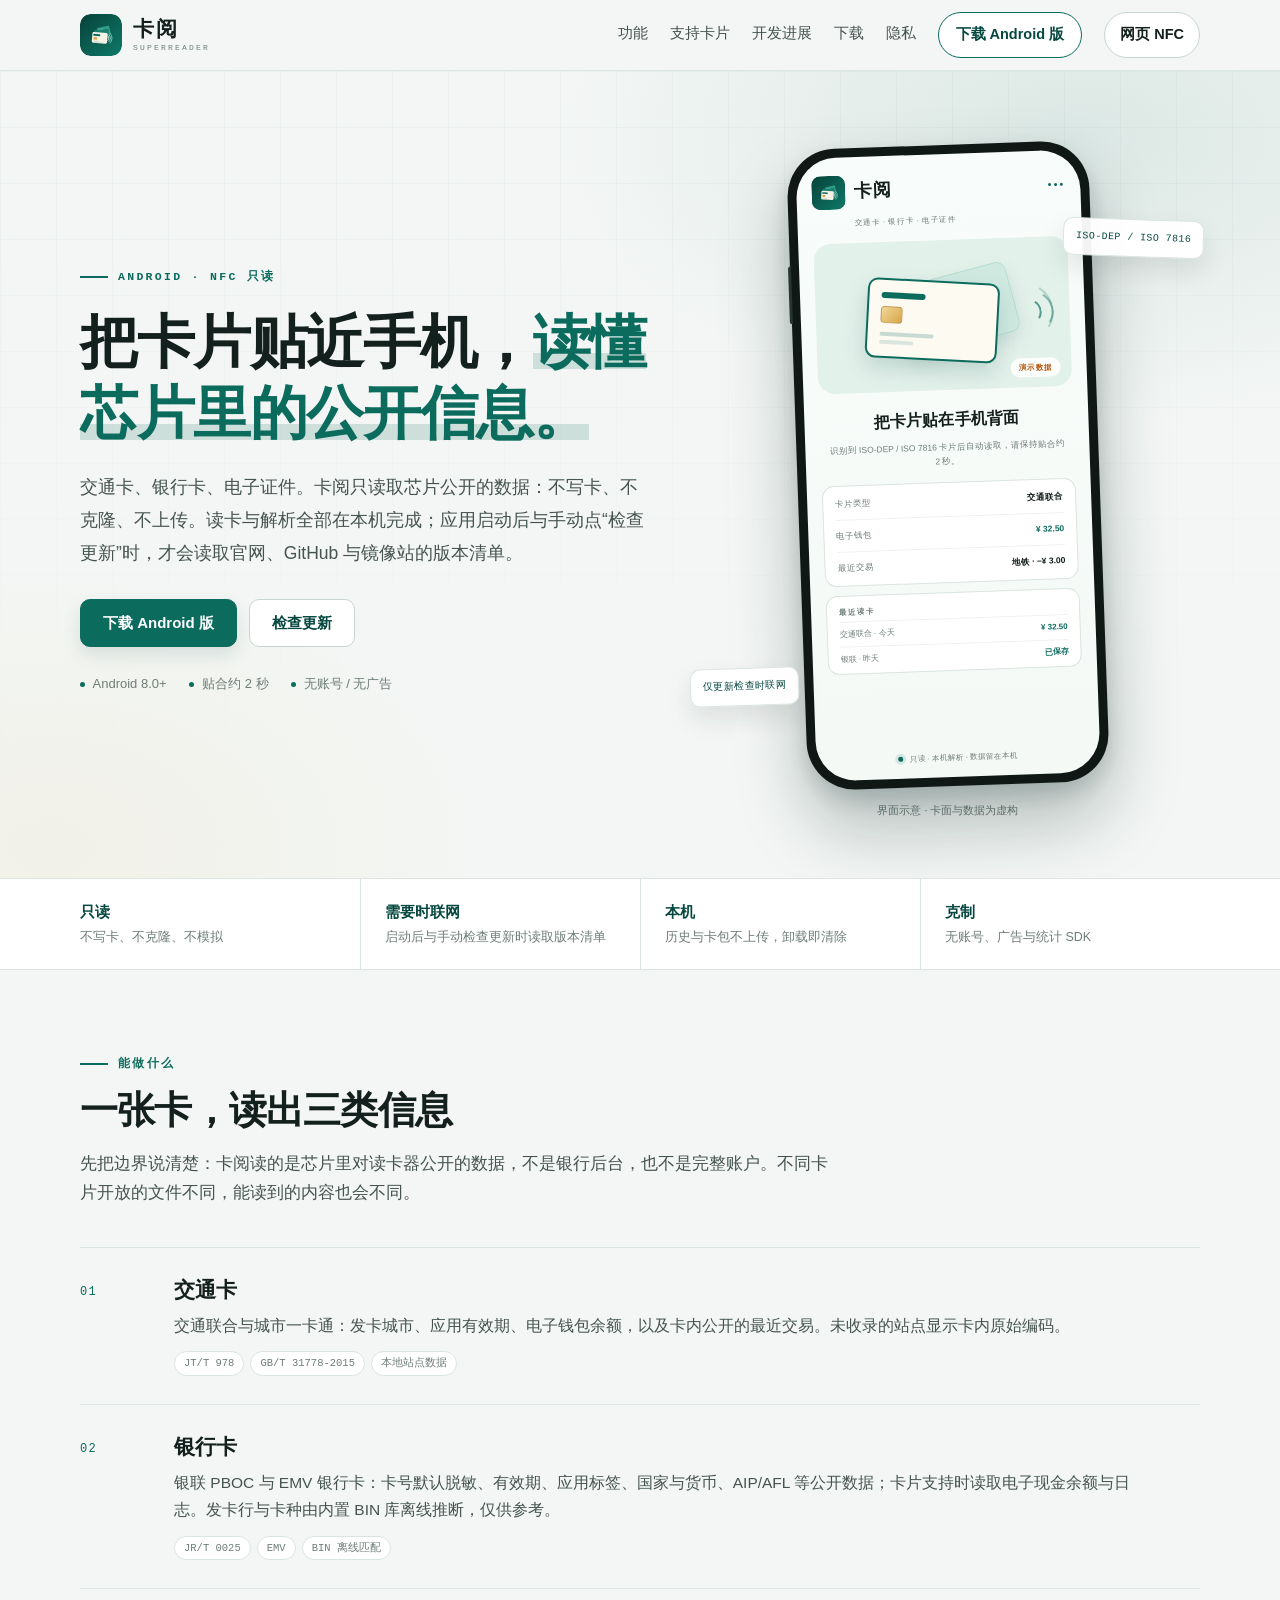
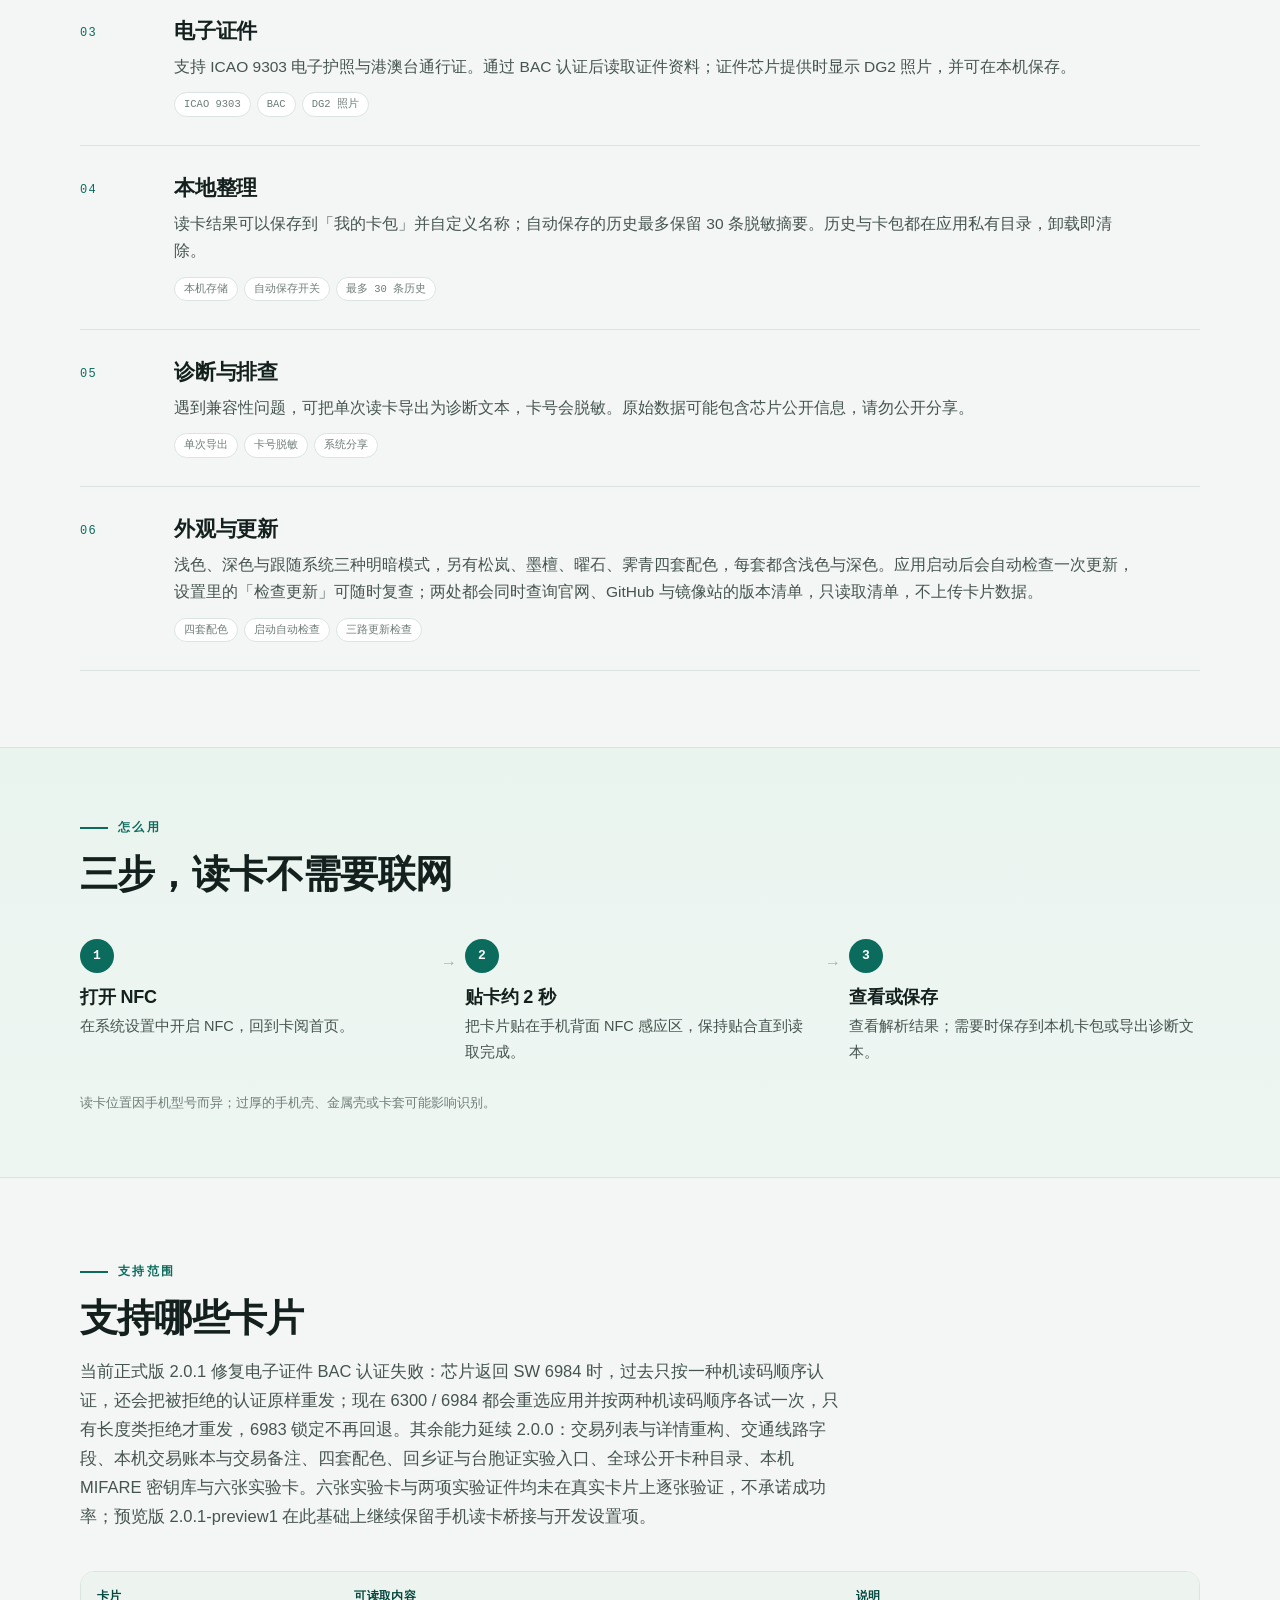
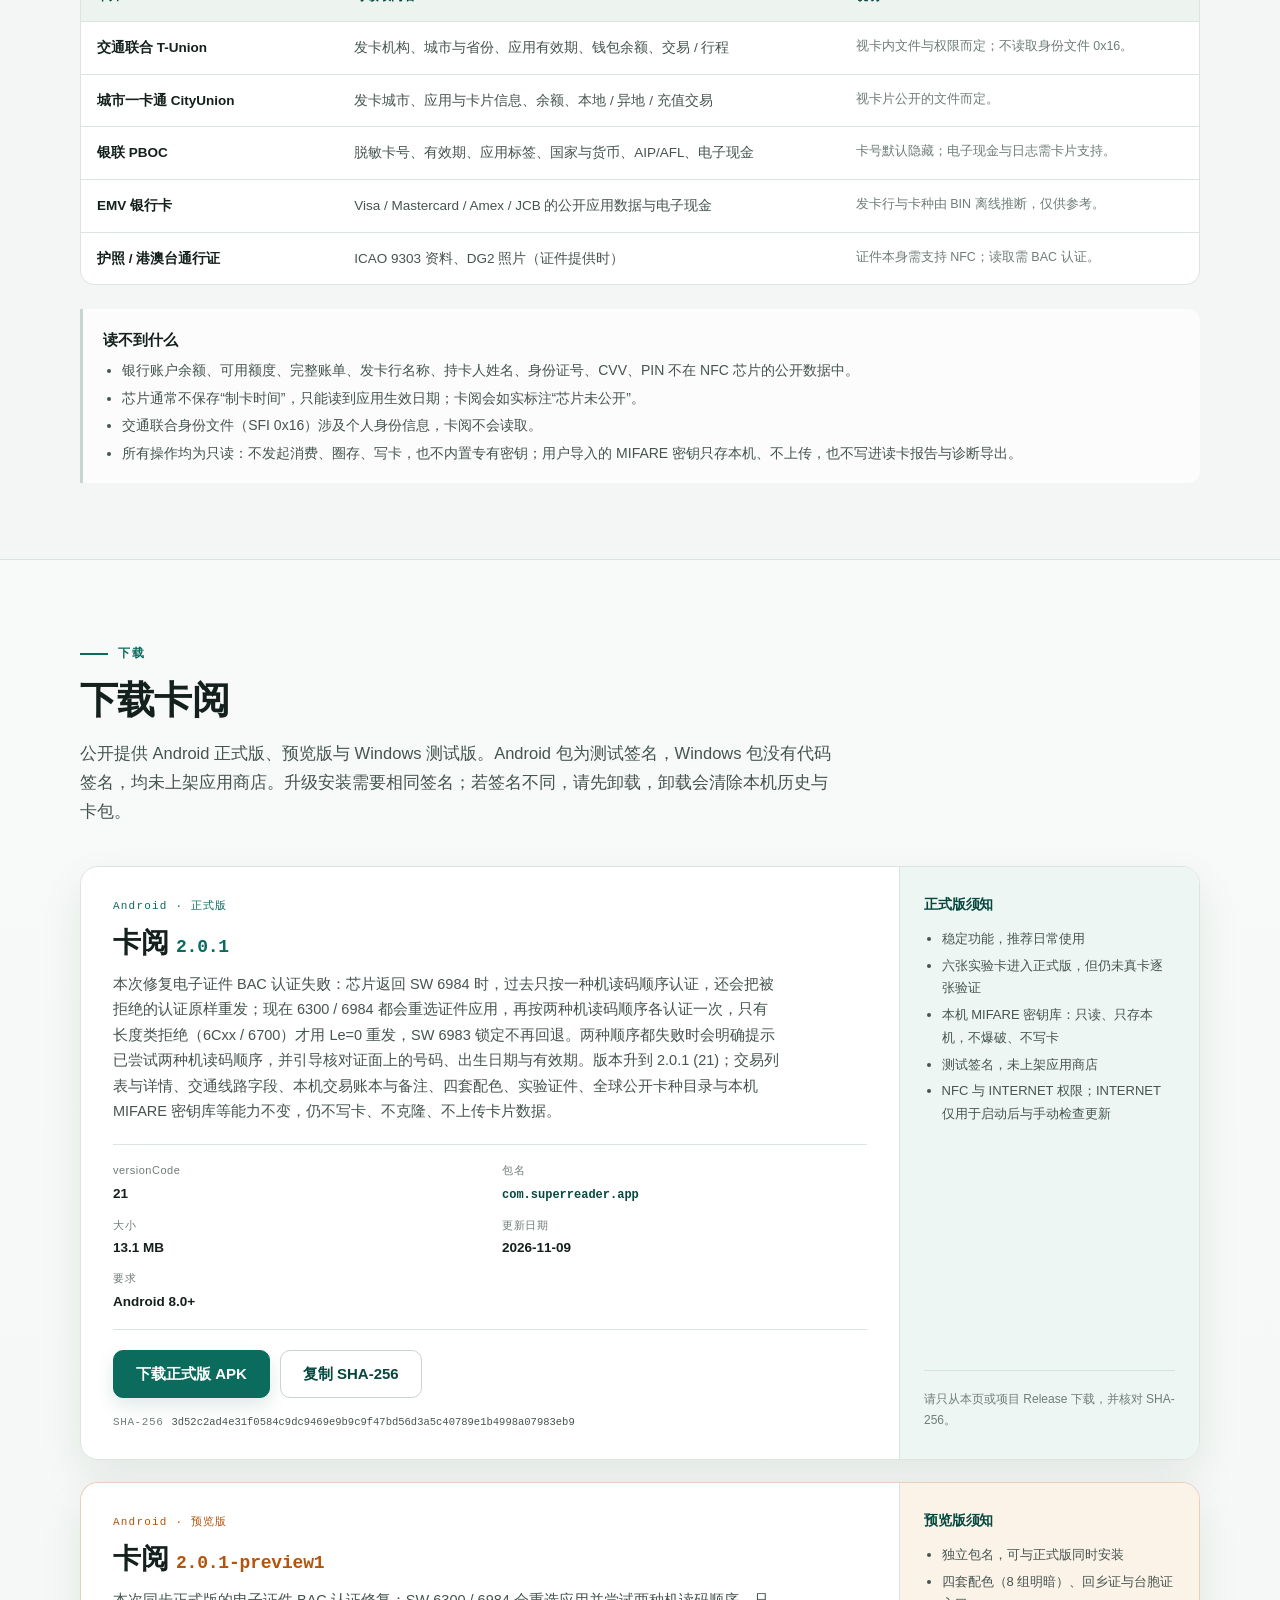
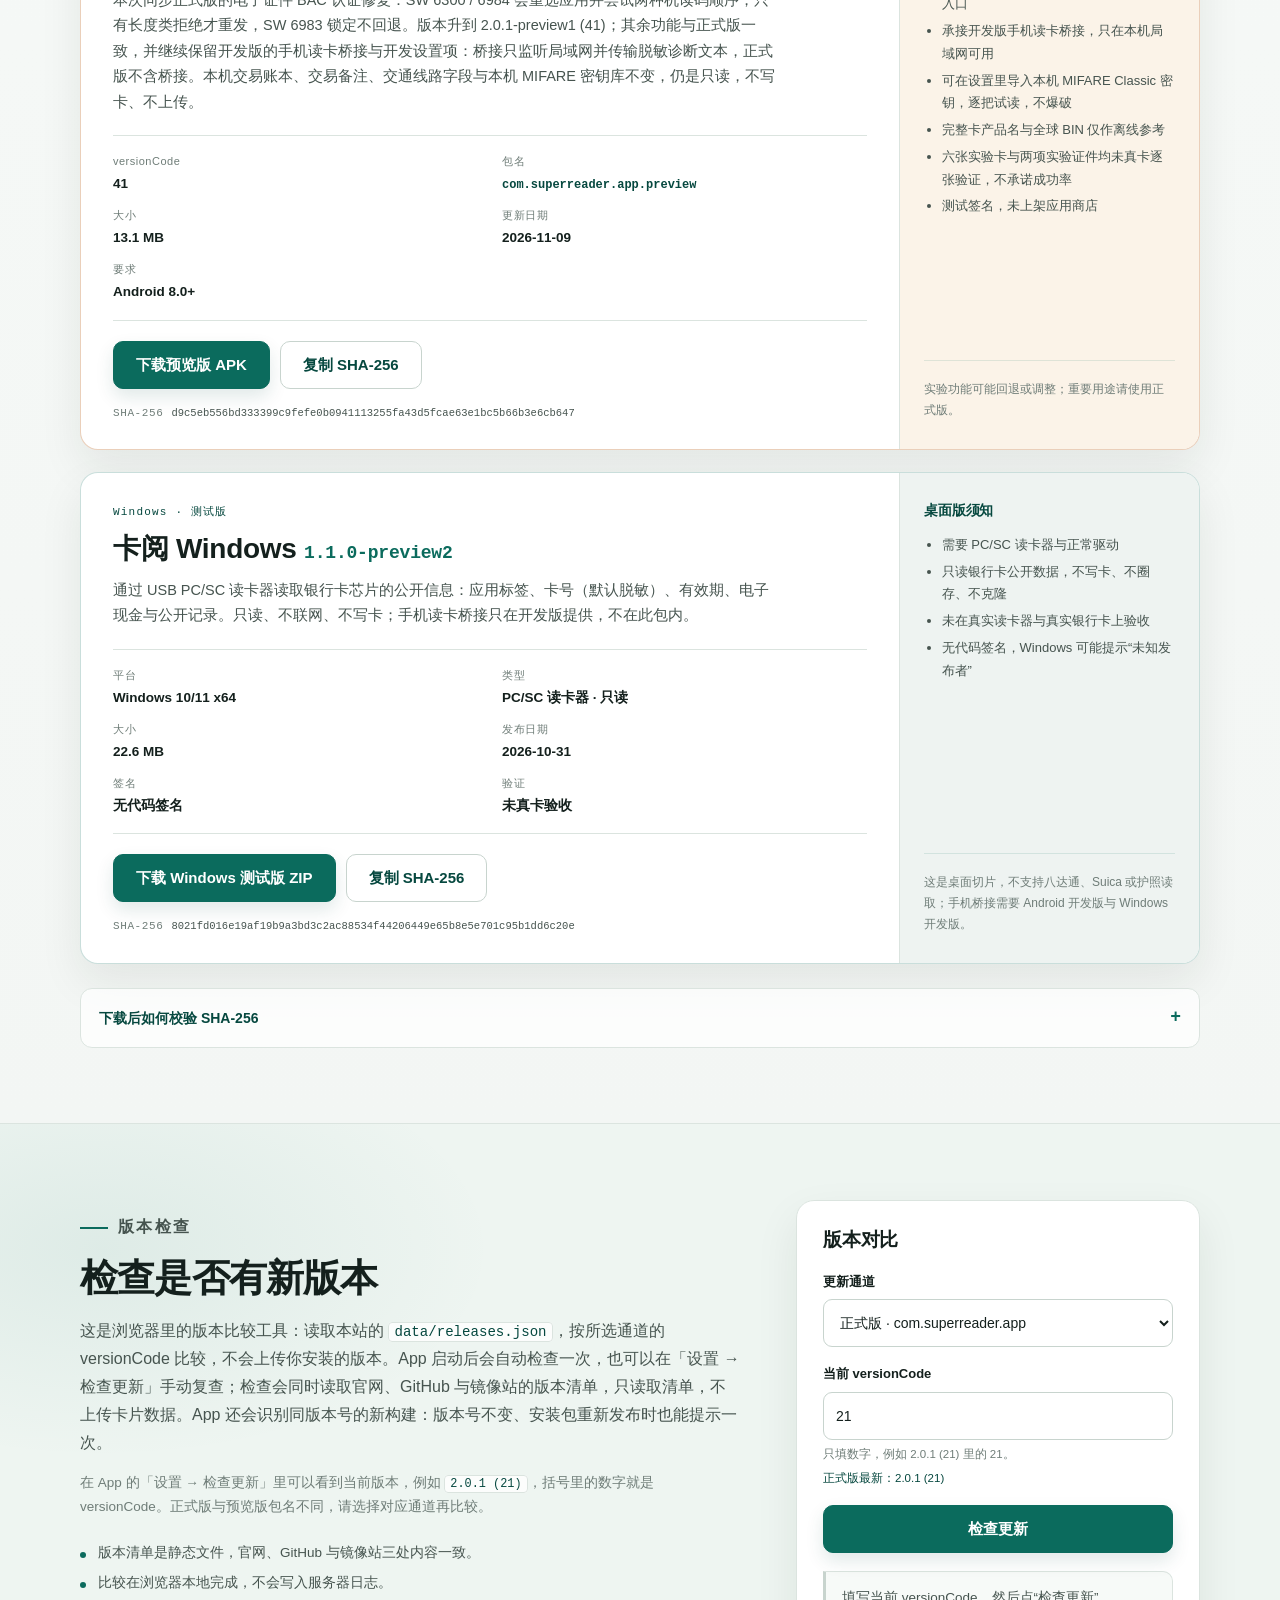
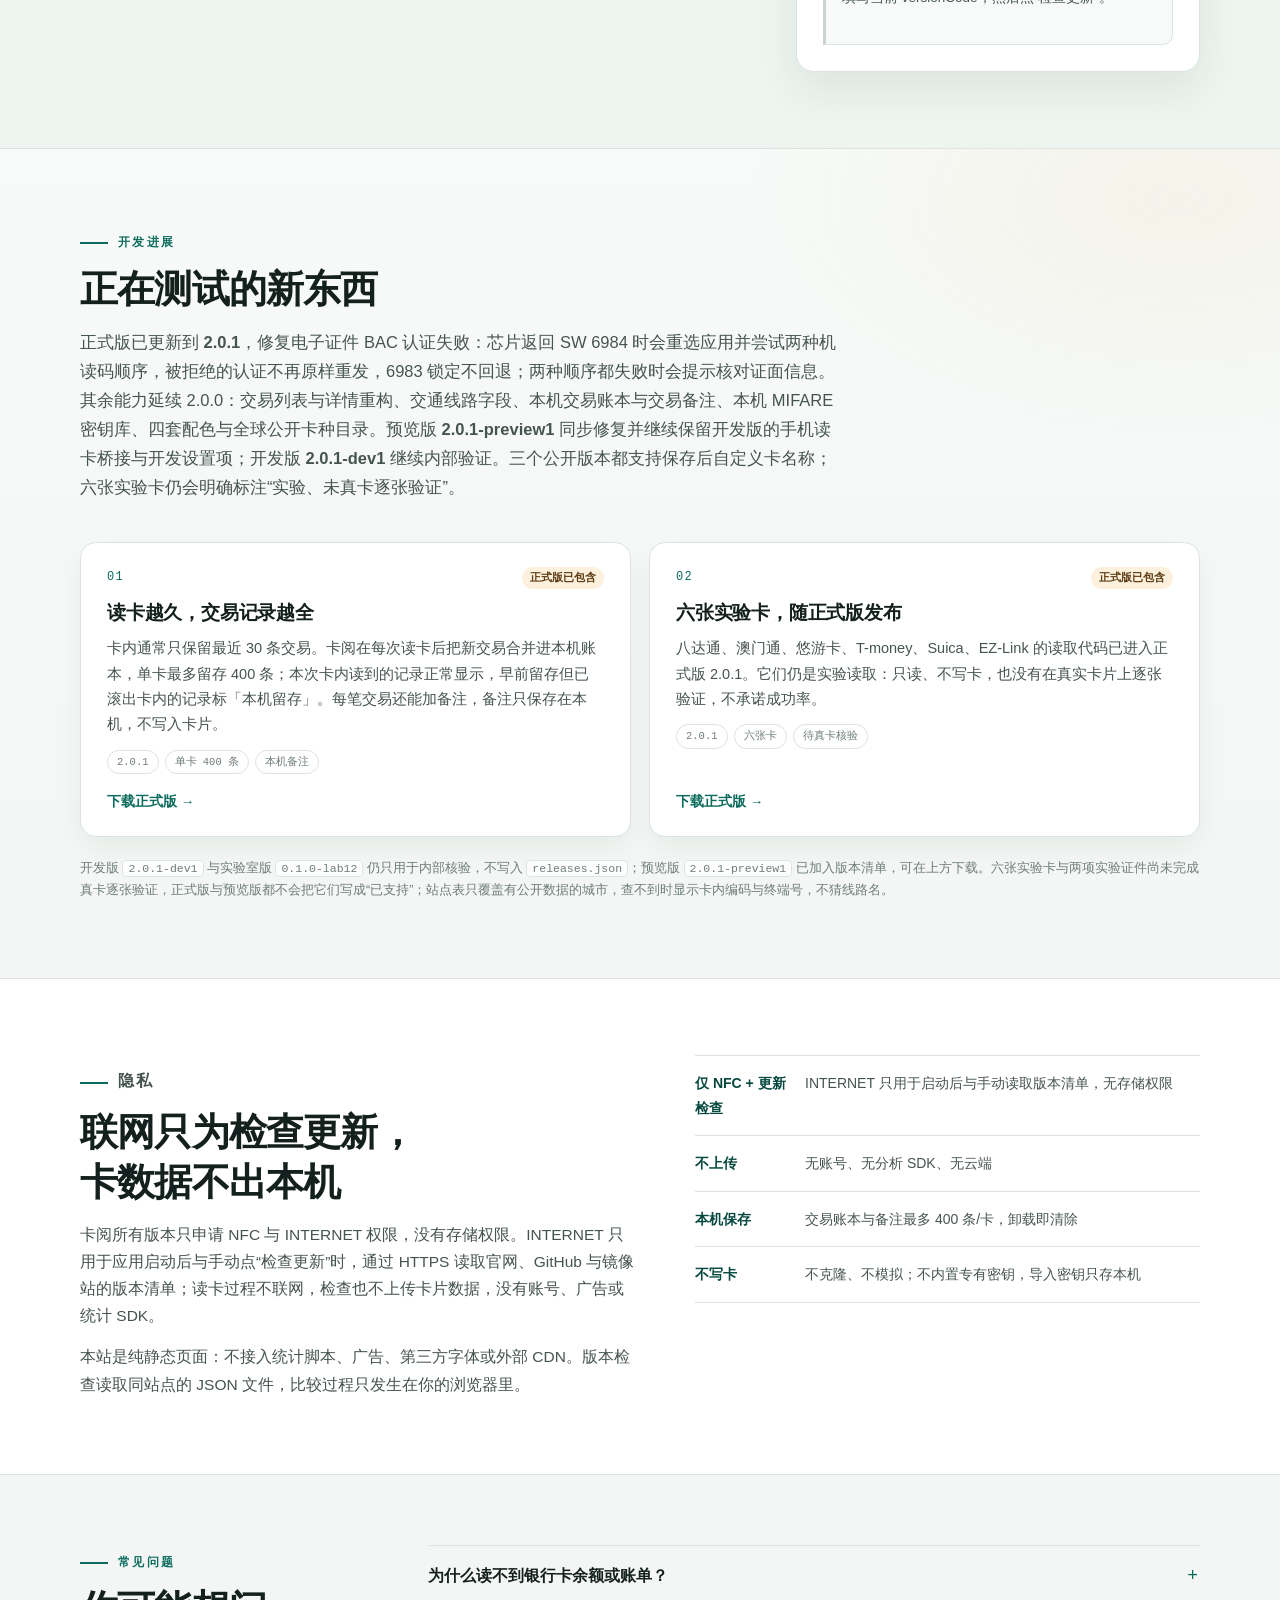
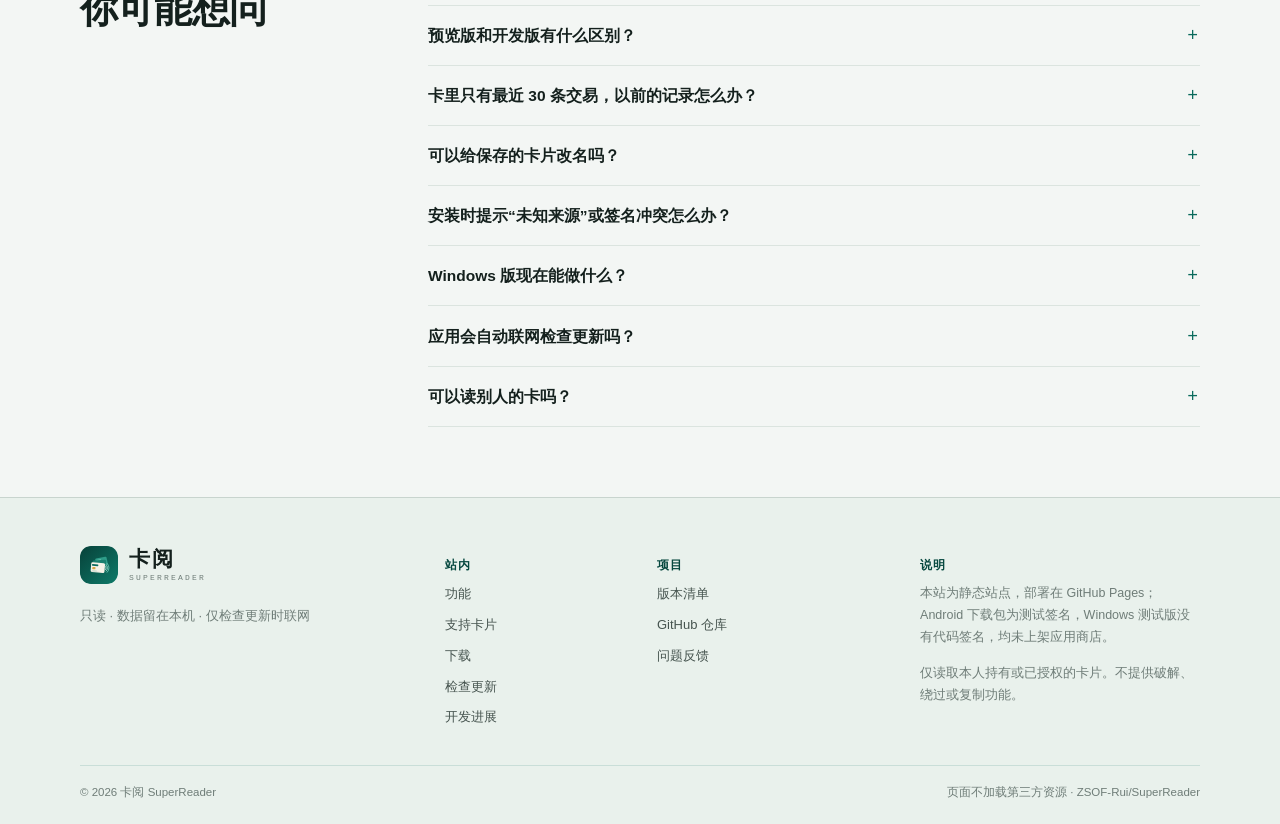
<file: site/index.html>
<!doctype html>
<html lang="zh-CN">
<head>
<meta charset="utf-8">
<meta name="viewport" content="width=device-width, initial-scale=1">
<title>卡阅 SuperReader · 把卡片贴近手机，读懂芯片里的公开信息</title>
<meta name="description" content="卡阅是一款 Android NFC 只读卡片信息工具：交通卡、银行卡、电子证件。不写卡、不上传；启动后与手动检查更新时读取官网、GitHub 与镜像站的版本清单。">
<meta name="theme-color" content="#f3f6f4">
<script>document.documentElement.classList.add('js');</script>
<meta property="og:type" content="website">
<meta property="og:title" content="卡阅 SuperReader · NFC 只读卡片信息">
<meta property="og:description" content="交通卡、银行卡、电子证件，贴近手机即可读取公开信息。只读、数据留在本机，启动后与手动检查更新时联网。">
<meta property="og:image" content="assets/og.png">
<link rel="icon" href="assets/logo.svg" type="image/svg+xml">
<link rel="stylesheet" href="assets/styles.css">
</head>
<body>
<a class="skip-link" href="#main">跳到正文</a>

<header class="site-header">
  <div class="shell header-inner">
    <a class="brand" href="./" aria-label="卡阅首页">
      <img src="assets/logo.svg" width="42" height="42" alt="">
      <span class="brand-text"><strong>卡阅</strong><small>SUPERREADER</small></span>
    </a>
    <button class="nav-toggle" type="button" aria-expanded="false" aria-controls="site-nav">菜单</button>
    <nav class="site-nav" id="site-nav" aria-label="主导航">
      <a href="#features">功能</a>
      <a href="#cards">支持卡片</a>
      <a href="#roadmap">开发进展</a>
      <a href="#download">下载</a>
      <a href="#privacy">隐私</a>
      <a class="nav-cta" href="#download">下载 Android 版</a>
      <a class="nav-nfc" href="lab/web-nfc.html">网页 NFC</a>
    </nav>
  </div>
  <div class="scroll-meter" aria-hidden="true"></div>
</header>

<main id="main">

<section class="hero" aria-labelledby="hero-title">
  <div class="shell hero-grid">
    <div class="hero-copy">
      <p class="eyebrow">Android · NFC 只读</p>
      <h1 id="hero-title">把卡片贴近手机，<span class="mark"><span class="nowrap">读懂</span>芯片里的公开信息。</span></h1>
      <p class="lead">交通卡、银行卡、电子证件。卡阅只读取芯片公开的数据：不写卡、不克隆、不上传。读卡与解析全部在本机完成；应用启动后与手动点“检查更新”时，才会读取官网、GitHub 与镜像站的版本清单。</p>
      <div class="hero-actions">
        <a class="btn btn-primary" href="#download">下载 Android 版</a>
        <a class="btn btn-quiet" href="#update">检查更新</a>
      </div>
      <ul class="hero-facts" aria-label="产品要点">
        <li>Android 8.0+</li>
        <li>贴合约 2 秒</li>
        <li>无账号 / 无广告</li>
      </ul>
    </div>

    <div class="hero-visual">
      <div class="phone" aria-hidden="true">
        <div class="phone-screen">
          <div class="app-head">
            <img src="assets/logo.svg" width="34" height="34" alt="">
            <span class="app-name">卡阅</span>
            <span class="app-menu">•••</span>
          </div>
          <p class="app-sub">交通卡 · 银行卡 · 电子证件</p>
          <div class="app-hero">
            <div class="mini-card back"></div>
            <div class="mini-card front">
              <span class="mini-strip"></span>
              <span class="mini-chip"></span>
              <span class="mini-line"></span>
              <span class="mini-line short"></span>
            </div>
            <span class="wave w1"></span>
            <span class="wave w2"></span>
            <span class="wave w3"></span>
            <span class="demo-tag">演示数据</span>
          </div>
          <p class="app-hint">把卡片贴在手机背面</p>
          <p class="app-desc">识别到 ISO-DEP / ISO 7816 卡片后自动读取，请保持贴合约 2 秒。</p>
          <div class="read-rows">
            <div class="read-row"><span>卡片类型</span><b>交通联合</b></div>
            <div class="read-row"><span>电子钱包</span><b class="pine">¥ 32.50</b></div>
            <div class="read-row"><span>最近交易</span><b>地铁 · −¥ 3.00</b></div>
          </div>
          <div class="read-history">
            <p class="history-title">最近读卡</p>
            <div class="history-row"><span>交通联合 · 今天</span><b>¥ 32.50</b></div>
            <div class="history-row"><span>银联 · 昨天</span><b>已保存</b></div>
          </div>
          <div class="app-footer"><span class="dot"></span>只读 · 本机解析 · 数据留在本机</div>
        </div>
      </div>
      <div class="float-note note-a" aria-hidden="true">ISO-DEP / ISO 7816</div>
      <div class="float-note note-b" aria-hidden="true">仅更新检查时联网</div>
      <p class="visual-note">界面示意 · 卡面与数据为虚构</p>
    </div>
  </div>
</section>

<section class="principles" aria-label="使用边界">
  <div class="shell principles-grid">
    <div><strong>只读</strong><span>不写卡、不克隆、不模拟</span></div>
    <div><strong>需要时联网</strong><span>启动后与手动检查更新时读取版本清单</span></div>
    <div><strong>本机</strong><span>历史与卡包不上传，卸载即清除</span></div>
    <div><strong>克制</strong><span>无账号、广告与统计 SDK</span></div>
  </div>
</section>

<section class="section" id="features" aria-labelledby="features-title">
  <div class="shell">
    <header class="section-head">
      <p class="kicker">能做什么</p>
      <h2 id="features-title">一张卡，读出三类信息</h2>
      <p>先把边界说清楚：卡阅读的是芯片里对读卡器公开的数据，不是银行后台，也不是完整账户。不同卡片开放的文件不同，能读到的内容也会不同。</p>
    </header>

    <ol class="feature-list">
      <li class="feature-row">
        <span class="feature-no">01</span>
        <div class="feature-body">
          <h3>交通卡</h3>
          <p>交通联合与城市一卡通：发卡城市、应用有效期、电子钱包余额，以及卡内公开的最近交易。未收录的站点显示卡内原始编码。</p>
          <p class="tag-line"><span>JT/T 978</span><span>GB/T 31778-2015</span><span>本地站点数据</span></p>
        </div>
      </li>
      <li class="feature-row">
        <span class="feature-no">02</span>
        <div class="feature-body">
          <h3>银行卡</h3>
          <p>银联 PBOC 与 EMV 银行卡：卡号默认脱敏、有效期、应用标签、国家与货币、AIP/AFL 等公开数据；卡片支持时读取电子现金余额与日志。发卡行与卡种由内置 BIN 库离线推断，仅供参考。</p>
          <p class="tag-line"><span>JR/T 0025</span><span>EMV</span><span>BIN 离线匹配</span></p>
        </div>
      </li>
      <li class="feature-row">
        <span class="feature-no">03</span>
        <div class="feature-body">
          <h3>电子证件</h3>
          <p>支持 ICAO 9303 电子护照与港澳台通行证。通过 BAC 认证后读取证件资料；证件芯片提供时显示 DG2 照片，并可在本机保存。</p>
          <p class="tag-line"><span>ICAO 9303</span><span>BAC</span><span>DG2 照片</span></p>
        </div>
      </li>
      <li class="feature-row">
        <span class="feature-no">04</span>
        <div class="feature-body">
          <h3>本地整理</h3>
          <p>读卡结果可以保存到「我的卡包」并自定义名称；自动保存的历史最多保留 30 条脱敏摘要。历史与卡包都在应用私有目录，卸载即清除。</p>
          <p class="tag-line"><span>本机存储</span><span>自动保存开关</span><span>最多 30 条历史</span></p>
        </div>
      </li>
      <li class="feature-row">
        <span class="feature-no">05</span>
        <div class="feature-body">
          <h3>诊断与排查</h3>
          <p>遇到兼容性问题，可把单次读卡导出为诊断文本，卡号会脱敏。原始数据可能包含芯片公开信息，请勿公开分享。</p>
          <p class="tag-line"><span>单次导出</span><span>卡号脱敏</span><span>系统分享</span></p>
        </div>
      </li>
      <li class="feature-row">
        <span class="feature-no">06</span>
        <div class="feature-body">
          <h3>外观与更新</h3>
          <p>浅色、深色与跟随系统三种明暗模式，另有松岚、墨檀、曜石、霁青四套配色，每套都含浅色与深色。应用启动后会自动检查一次更新，设置里的「检查更新」可随时复查；两处都会同时查询官网、GitHub 与镜像站的版本清单，只读取清单，不上传卡片数据。</p>
          <p class="tag-line"><span>四套配色</span><span>启动自动检查</span><span>三路更新检查</span></p>
        </div>
      </li>
    </ol>
  </div>
</section>

<section class="steps" aria-labelledby="steps-title">
  <div class="shell">
    <header class="section-head compact">
      <p class="kicker">怎么用</p>
      <h2 id="steps-title">三步，读卡不需要联网</h2>
    </header>
    <ol class="step-list">
      <li><span class="step-no">1</span><h3>打开 NFC</h3><p>在系统设置中开启 NFC，回到卡阅首页。</p></li>
      <li><span class="step-no">2</span><h3>贴卡约 2 秒</h3><p>把卡片贴在手机背面 NFC 感应区，保持贴合直到读取完成。</p></li>
      <li><span class="step-no">3</span><h3>查看或保存</h3><p>查看解析结果；需要时保存到本机卡包或导出诊断文本。</p></li>
    </ol>
    <p class="steps-note">读卡位置因手机型号而异；过厚的手机壳、金属壳或卡套可能影响识别。</p>
  </div>
</section>

<section class="section" id="cards" aria-labelledby="cards-title">
  <div class="shell">
    <header class="section-head">
      <p class="kicker">支持范围</p>
      <h2 id="cards-title">支持哪些卡片</h2>
      <p>当前正式版 2.0.1 修复电子证件 BAC 认证失败：芯片返回 SW 6984 时，过去只按一种机读码顺序认证，还会把被拒绝的认证原样重发；现在 6300 / 6984 都会重选应用并按两种机读码顺序各试一次，只有长度类拒绝才重发，6983 锁定不再回退。其余能力延续 2.0.0：交易列表与详情重构、交通线路字段、本机交易账本与交易备注、四套配色、回乡证与台胞证实验入口、全球公开卡种目录、本机 MIFARE 密钥库与六张实验卡。六张实验卡与两项实验证件均未在真实卡片上逐张验证，不承诺成功率；预览版 2.0.1-preview1 在此基础上继续保留手机读卡桥接与开发设置项。</p>
    </header>

    <p class="table-hint">表格可左右滑动查看完整内容。</p>
    <div class="table-wrap">
      <table class="card-table">
        <caption class="visually-hidden">卡阅正式版支持的卡片与读取内容</caption>
        <thead>
          <tr><th scope="col">卡片</th><th scope="col">可读取内容</th><th scope="col">说明</th></tr>
        </thead>
        <tbody>
          <tr>
            <th scope="row">交通联合 T-Union</th>
            <td>发卡机构、城市与省份、应用有效期、钱包余额、交易 / 行程</td>
            <td>视卡内文件与权限而定；不读取身份文件 0x16。</td>
          </tr>
          <tr>
            <th scope="row">城市一卡通 CityUnion</th>
            <td>发卡城市、应用与卡片信息、余额、本地 / 异地 / 充值交易</td>
            <td>视卡片公开的文件而定。</td>
          </tr>
          <tr>
            <th scope="row">银联 PBOC</th>
            <td>脱敏卡号、有效期、应用标签、国家与货币、AIP/AFL、电子现金</td>
            <td>卡号默认隐藏；电子现金与日志需卡片支持。</td>
          </tr>
          <tr>
            <th scope="row">EMV 银行卡</th>
            <td>Visa / Mastercard / Amex / JCB 的公开应用数据与电子现金</td>
            <td>发卡行与卡种由 BIN 离线推断，仅供参考。</td>
          </tr>
          <tr>
            <th scope="row">护照 / 港澳台通行证</th>
            <td>ICAO 9303 资料、DG2 照片（证件提供时）</td>
            <td>证件本身需支持 NFC；读取需 BAC 认证。</td>
          </tr>
        </tbody>
      </table>
    </div>

    <div class="notice">
      <strong>读不到什么</strong>
      <ul>
        <li>银行账户余额、可用额度、完整账单、发卡行名称、持卡人姓名、身份证号、CVV、PIN 不在 NFC 芯片的公开数据中。</li>
        <li>芯片通常不保存“制卡时间”，只能读到应用生效日期；卡阅会如实标注“芯片未公开”。</li>
        <li>交通联合身份文件（SFI 0x16）涉及个人身份信息，卡阅不会读取。</li>
        <li>所有操作均为只读：不发起消费、圈存、写卡，也不内置专有密钥；用户导入的 MIFARE 密钥只存本机、不上传，也不写进读卡报告与诊断导出。</li>
      </ul>
    </div>
  </div>
</section>

<section class="section download-section" id="download" aria-labelledby="download-title">
  <div class="shell">
    <header class="section-head">
      <p class="kicker">下载</p>
      <h2 id="download-title">下载卡阅</h2>
      <p>公开提供 Android 正式版、预览版与 Windows 测试版。Android 包为测试签名，Windows 包没有代码签名，均未上架应用商店。升级安装需要相同签名；若签名不同，请先卸载，卸载会清除本机历史与卡包。</p>
    </header>

    <div class="download-panel" data-channel="stable">
      <div class="download-main">
        <p class="channel-kicker">Android · 正式版</p>
        <h3>卡阅 <span class="js-version">2.0.1</span></h3>
        <p>本次修复电子证件 BAC 认证失败：芯片返回 SW 6984 时，过去只按一种机读码顺序认证，还会把被拒绝的认证原样重发；现在 6300 / 6984 都会重选证件应用，再按两种机读码顺序各认证一次，只有长度类拒绝（6Cxx / 6700）才用 Le=0 重发，SW 6983 锁定不再回退。两种顺序都失败时会明确提示已尝试两种机读码顺序，并引导核对证面上的号码、出生日期与有效期。版本升到 2.0.1 (21)；交易列表与详情、交通线路字段、本机交易账本与备注、四套配色、实验证件、全球公开卡种目录与本机 MIFARE 密钥库等能力不变，仍不写卡、不克隆、不上传卡片数据。</p>
        <dl class="download-meta">
          <div><dt>versionCode</dt><dd class="js-code">21</dd></div>
          <div><dt>包名</dt><dd><code class="js-package">com.superreader.app</code></dd></div>
          <div><dt>大小</dt><dd class="js-size">13.1 MB</dd></div>
          <div><dt>更新日期</dt><dd class="js-date">2026-11-09</dd></div>
          <div><dt>要求</dt><dd>Android 8.0+</dd></div>
        </dl>
        <div class="download-actions">
          <a class="btn btn-primary js-download" href="downloads/SuperReader-2.0.1.apk" download>下载正式版 APK</a>
          <button class="btn btn-quiet copy-sha" type="button" data-sha="3d52c2ad4e31f0584c9dc9469e9b9c9f47bd56d3a5c40789e1b4998a07983eb9">复制 SHA-256</button>
        </div>
        <p class="sha-line"><span>SHA-256</span><code class="js-sha">3d52c2ad4e31f0584c9dc9469e9b9c9f47bd56d3a5c40789e1b4998a07983eb9</code></p>
      </div>
      <aside class="download-side">
        <h4>正式版须知</h4>
        <ul>
          <li>稳定功能，推荐日常使用</li>
          <li>六张实验卡进入正式版，但仍未真卡逐张验证</li>
          <li>本机 MIFARE 密钥库：只读、只存本机，不爆破、不写卡</li>
          <li>测试签名，未上架应用商店</li>
          <li>NFC 与 INTERNET 权限；INTERNET 仅用于启动后与手动检查更新</li>
        </ul>
        <p class="note">请只从本页或项目 Release 下载，并核对 SHA-256。</p>
      </aside>
    </div>

    <div class="download-panel is-preview" data-channel="preview">
      <div class="download-main">
        <p class="channel-kicker">Android · 预览版</p>
        <h3>卡阅 <span class="js-version">2.0.1-preview1</span></h3>
        <p>本次同步正式版的电子证件 BAC 认证修复：SW 6300 / 6984 会重选应用并尝试两种机读码顺序，只有长度类拒绝才重发，SW 6983 锁定不回退。版本升到 2.0.1-preview1 (41)；其余功能与正式版一致，并继续保留开发版的手机读卡桥接与开发设置项：桥接只监听局域网并传输脱敏诊断文本，正式版不含桥接。本机交易账本、交易备注、交通线路字段与本机 MIFARE 密钥库不变，仍是只读，不写卡、不上传。</p>
        <dl class="download-meta">
          <div><dt>versionCode</dt><dd class="js-code">41</dd></div>
          <div><dt>包名</dt><dd><code class="js-package">com.superreader.app.preview</code></dd></div>
          <div><dt>大小</dt><dd class="js-size">13.1 MB</dd></div>
          <div><dt>更新日期</dt><dd class="js-date">2026-11-09</dd></div>
          <div><dt>要求</dt><dd>Android 8.0+</dd></div>
        </dl>
        <div class="download-actions">
          <a class="btn btn-primary js-download" href="downloads/SuperReader-2.0.1-preview1.apk" download>下载预览版 APK</a>
          <button class="btn btn-quiet copy-sha" type="button" data-sha="d9c5eb556bd333399c9fefe0b0941113255fa43d5fcae63e1bc5b66b3e6cb647">复制 SHA-256</button>
        </div>
        <p class="sha-line"><span>SHA-256</span><code class="js-sha">d9c5eb556bd333399c9fefe0b0941113255fa43d5fcae63e1bc5b66b3e6cb647</code></p>
      </div>
      <aside class="download-side">
        <h4>预览版须知</h4>
        <ul>
          <li>独立包名，可与正式版同时安装</li>
          <li>四套配色（8 组明暗）、回乡证与台胞证入口</li>
          <li>承接开发版手机读卡桥接，只在本机局域网可用</li>
          <li>可在设置里导入本机 MIFARE Classic 密钥，逐把试读，不爆破</li>
          <li>完整卡产品名与全球 BIN 仅作离线参考</li>
          <li>六张实验卡与两项实验证件均未真卡逐张验证，不承诺成功率</li>
          <li>测试签名，未上架应用商店</li>
        </ul>
        <p class="note">实验功能可能回退或调整；重要用途请使用正式版。</p>
      </aside>
    </div>

    <div class="download-panel is-desktop" data-platform="windows">
      <div class="download-main">
        <p class="channel-kicker">Windows · 测试版</p>
        <h3>卡阅 Windows <span>1.1.0-preview2</span></h3>
        <p>通过 USB PC/SC 读卡器读取银行卡芯片的公开信息：应用标签、卡号（默认脱敏）、有效期、电子现金与公开记录。只读、不联网、不写卡；手机读卡桥接只在开发版提供，不在此包内。</p>
        <dl class="download-meta">
          <div><dt>平台</dt><dd>Windows 10/11 x64</dd></div>
          <div><dt>类型</dt><dd>PC/SC 读卡器 · 只读</dd></div>
          <div><dt>大小</dt><dd>22.6 MB</dd></div>
          <div><dt>发布日期</dt><dd>2026-10-31</dd></div>
          <div><dt>签名</dt><dd>无代码签名</dd></div>
          <div><dt>验证</dt><dd>未真卡验收</dd></div>
        </dl>
        <div class="download-actions">
          <a class="btn btn-primary" href="downloads/SuperReader-Windows-1.1.0-preview2-r2.zip" download>下载 Windows 测试版 ZIP</a>
          <button class="btn btn-quiet copy-sha" type="button" data-sha="8021fd016e19af19b9a3bd3c2ac88534f44206449e65b8e5e701c95b1dd6c20e">复制 SHA-256</button>
        </div>
        <p class="sha-line"><span>SHA-256</span><code>8021fd016e19af19b9a3bd3c2ac88534f44206449e65b8e5e701c95b1dd6c20e</code></p>
      </div>
      <aside class="download-side">
        <h4>桌面版须知</h4>
        <ul>
          <li>需要 PC/SC 读卡器与正常驱动</li>
          <li>只读银行卡公开数据，不写卡、不圈存、不克隆</li>
          <li>未在真实读卡器与真实银行卡上验收</li>
          <li>无代码签名，Windows 可能提示“未知发布者”</li>
        </ul>
        <p class="note">这是桌面切片，不支持八达通、Suica 或护照读取；手机桥接需要 Android 开发版与 Windows 开发版。</p>
      </aside>
    </div>

    <details class="verify-box">
      <summary>下载后如何校验 SHA-256</summary>
      <div class="verify-body">
        <p>先把文件名与上方一致，再在文件所在目录运行对应命令。哈希应与页面显示的 64 位字符串完全一致。</p>
        <p><strong>Windows PowerShell</strong></p>
        <pre><code>Get-FileHash .\SuperReader-2.0.1.apk -Algorithm SHA256
Get-FileHash .\SuperReader-Windows-1.1.0-preview2-r2.zip -Algorithm SHA256</code></pre>
        <p><strong>macOS / Linux</strong></p>
        <pre><code>shasum -a 256 SuperReader-2.0.1.apk</code></pre>
        <p>预览版把文件名换成 <code>SuperReader-2.0.1-preview1.apk</code>。Android 包均为测试签名，Windows 包没有代码签名，均未上架应用商店。安装时系统可能提示“未知来源”或“未知发布者”，这是正常现象；请只从本页或项目 Release 下载。</p>
      </div>
    </details>
  </div>
</section>

<section class="section update-section" id="update" aria-labelledby="update-title">
  <div class="shell update-grid">
    <div class="update-copy">
      <p class="kicker">版本检查</p>
      <h2 id="update-title">检查是否有新版本</h2>
      <p>这是浏览器里的版本比较工具：读取本站的 <code>data/releases.json</code>，按所选通道的 versionCode 比较，不会上传你安装的版本。App 启动后会自动检查一次，也可以在「设置 → 检查更新」手动复查；检查会同时读取官网、GitHub 与镜像站的版本清单，只读取清单，不上传卡片数据。App 还会识别同版本号的新构建：版本号不变、安装包重新发布时也能提示一次。</p>
      <p class="hint">在 App 的「设置 → 检查更新」里可以看到当前版本，例如 <code>2.0.1 (21)</code>，括号里的数字就是 versionCode。正式版与预览版包名不同，请选择对应通道再比较。</p>
      <ul class="update-points">
        <li>版本清单是静态文件，官网、GitHub 与镜像站三处内容一致。</li>
        <li>比较在浏览器本地完成，不会写入服务器日志。</li>
      </ul>
    </div>

    <div class="update-tool">
      <h3>版本对比</h3>
      <form id="update-form" novalidate>
        <div class="field">
          <label for="update-channel">更新通道</label>
          <select id="update-channel" name="channel">
            <option value="stable">正式版 · com.superreader.app</option>
            <option value="preview">预览版 · com.superreader.app.preview</option>
          </select>
        </div>
        <div class="field">
          <label for="current-code">当前 versionCode</label>
          <input id="current-code" name="currentCode" type="number" min="1" step="1" inputmode="numeric" value="19" required>
          <p class="field-hint">只填数字，例如 2.0.1 (21) 里的 21。</p>
        </div>
        <p class="channel-hint" id="channel-hint">正式版最新：2.0.1 (21) · 预览版最新：2.0.1-preview1 (41)</p>
        <button class="btn btn-primary btn-block" type="submit" id="update-submit">检查更新</button>
      </form>
      <div class="update-result" id="update-result" role="status" aria-live="polite">
        <p class="result-idle">填写当前 versionCode，然后点“检查更新”。</p>
      </div>
      <noscript><p class="noscript">需要启用 JavaScript 才能在线比较版本；也可以直接在上方下载最新包。</p></noscript>
    </div>
  </div>
</section>

<section class="section roadmap-section" id="roadmap" aria-labelledby="roadmap-title">
  <div class="shell">
    <header class="section-head">
      <p class="kicker">开发进展</p>
      <h2 id="roadmap-title">正在测试的新东西</h2>
      <p>正式版已更新到 <strong>2.0.1</strong>，修复电子证件 BAC 认证失败：芯片返回 SW 6984 时会重选应用并尝试两种机读码顺序，被拒绝的认证不再原样重发，6983 锁定不回退；两种顺序都失败时会提示核对证面信息。其余能力延续 2.0.0：交易列表与详情重构、交通线路字段、本机交易账本与交易备注、本机 MIFARE 密钥库、四套配色与全球公开卡种目录。预览版 <strong>2.0.1-preview1</strong> 同步修复并继续保留开发版的手机读卡桥接与开发设置项；开发版 <strong>2.0.1-dev1</strong> 继续内部验证。三个公开版本都支持保存后自定义卡名称；六张实验卡仍会明确标注“实验、未真卡逐张验证”。</p>
    </header>

    <div class="roadmap-grid">
      <article class="roadmap-card">
        <div class="roadmap-top"><span class="roadmap-no">01</span><span class="badge badge-internal">正式版已包含</span></div>
        <h3>读卡越久，交易记录越全</h3>
        <p>卡内通常只保留最近 30 条交易。卡阅在每次读卡后把新交易合并进本机账本，单卡最多留存 400 条；本次卡内读到的记录正常显示，早前留存但已滚出卡内的记录标「本机留存」。每笔交易还能加备注，备注只保存在本机，不写入卡片。</p>
        <p class="tag-line"><span>2.0.1</span><span>单卡 400 条</span><span>本机备注</span></p>
        <a class="roadmap-link" href="#download">下载正式版 <span aria-hidden="true">→</span></a>
      </article>

      <article class="roadmap-card">
        <div class="roadmap-top"><span class="roadmap-no">02</span><span class="badge badge-internal">正式版已包含</span></div>
        <h3>六张实验卡，随正式版发布</h3>
        <p>八达通、澳门通、悠游卡、T-money、Suica、EZ-Link 的读取代码已进入正式版 2.0.1。它们仍是实验读取：只读、不写卡，也没有在真实卡片上逐张验证，不承诺成功率。</p>
        <p class="tag-line"><span>2.0.1</span><span>六张卡</span><span>待真卡核验</span></p>
        <a class="roadmap-link" href="#download">下载正式版 <span aria-hidden="true">→</span></a>
      </article>
    </div>

    <p class="roadmap-note">开发版 <code>2.0.1-dev1</code> 与实验室版 <code>0.1.0-lab12</code> 仍只用于内部核验，不写入 <code>releases.json</code>；预览版 <code>2.0.1-preview1</code> 已加入版本清单，可在上方下载。六张实验卡与两项实验证件尚未完成真卡逐张验证，正式版与预览版都不会把它们写成“已支持”；站点表只覆盖有公开数据的城市，查不到时显示卡内编码与终端号，不猜线路名。</p>
  </div>
</section>

<section class="section privacy-section" id="privacy" aria-labelledby="privacy-title">
  <div class="shell privacy-grid">
    <div>
      <p class="kicker">隐私</p>
      <h2 id="privacy-title">联网只为检查更新，卡数据不出本机</h2>
      <p>卡阅所有版本只申请 NFC 与 INTERNET 权限，没有存储权限。INTERNET 只用于应用启动后与手动点“检查更新”时，通过 HTTPS 读取官网、GitHub 与镜像站的版本清单；读卡过程不联网，检查也不上传卡片数据，没有账号、广告或统计 SDK。</p>
      <p>本站是纯静态页面：不接入统计脚本、广告、第三方字体或外部 CDN。版本检查读取同站点的 JSON 文件，比较过程只发生在你的浏览器里。</p>
    </div>
    <ul class="privacy-list">
      <li><strong>仅 NFC + 更新检查</strong><span>INTERNET 只用于启动后与手动读取版本清单，无存储权限</span></li>
      <li><strong>不上传</strong><span>无账号、无分析 SDK、无云端</span></li>
      <li><strong>本机保存</strong><span>交易账本与备注最多 400 条/卡，卸载即清除</span></li>
      <li><strong>不写卡</strong><span>不克隆、不模拟；不内置专有密钥，导入密钥只存本机</span></li>
    </ul>
  </div>
</section>

<section class="section faq-section" id="faq" aria-labelledby="faq-title">
  <div class="shell faq-grid">
    <header class="section-head compact">
      <p class="kicker">常见问题</p>
      <h2 id="faq-title">你可能想问</h2>
    </header>
    <div class="faq-list">
      <details>
        <summary>为什么读不到银行卡余额或账单？</summary>
        <p>这些信息不在 NFC 芯片的公开数据里。芯片通常只提供卡号、有效期、应用标签与部分电子现金记录；账户余额、额度和账单属于银行后台。卡阅不访问银行后台，也不会上传卡片数据，因此不会显示这些内容。</p>
      </details>
      <details>
        <summary>预览版和开发版有什么区别？</summary>
        <p>正式版 2.0.1 修复了电子证件 BAC 认证失败（SW 6984 会尝试两种机读码顺序），并保留 2.0.0 的交易列表与详情重构、交通线路字段、本机交易账本与交易备注、四套配色、回乡证与台胞证两项实验证件、全球公开卡种目录与六张实验卡，也包括本机 MIFARE 密钥库。预览版 2.0.1-preview1 在此基础上继续保留开发版的手机读卡桥接与开发设置项，使用独立包名，可与正式版共存。开发版 2.0.1-dev1 与实验室版 0.1.0-lab12 继续内部验证，不公开分发。实验卡与两项实验证件都尚未真卡逐张验证。</p>
      </details>
      <details>
        <summary>卡里只有最近 30 条交易，以前的记录怎么办？</summary>
        <p>每次读卡后，卡阅会把本次读到的新交易合并进本机账本，单卡最多留存 400 条。之后即使这些记录被新交易挤出卡片，仍会以「本机留存」标记显示在结果页；结果页顶部会写明卡内本次读到多少条、另有条来自本机累计。账本与备注只保存在本机，可在「设置 → 本机交易累计」查看或一键清空，卸载应用也会全部删除。</p>
      </details>
      <details>
        <summary>可以给保存的卡片改名吗？</summary>
        <p>可以。读卡后在结果页点「保存」即可命名；以后在卡包里重命名，结果页标题会优先显示自定义名，原卡片名作为副标题保留。名称只保存在本机，不会上传。</p>
      </details>
      <details>
        <summary>安装时提示“未知来源”或签名冲突怎么办？</summary>
        <p>当前 APK 都是测试签名，未上架应用商店。若系统提示未知来源，需要在系统设置中允许本次安装；若与已安装版本签名不同，需要先卸载旧版。卸载会清除本机历史与卡包。</p>
      </details>
      <details>
        <summary>Windows 版现在能做什么？</summary>
        <p>Windows 1.1.0-preview2 通过 USB PC/SC 读卡器读取银行卡芯片的公开数据，需要读卡器、正常驱动和 Windows 智能卡服务。它没有代码签名，也未在真实读卡器与真实银行卡上验收；不支持八达通、Suica 或护照，手机读卡桥接只在开发版提供。</p>
      </details>
      <details>
        <summary>应用会自动联网检查更新吗？</summary>
        <p>启动后会自动检查一次：发现更高版本或同版本号的新构建、且该构建未提示过时弹窗，同一个构建只提示一次；你也可以随时在设置里点“检查更新”复查。首次启动如果已是最新或三路都查询失败，会短暂提示一次检查结果，之后不再重复打扰。检查会同时通过 HTTPS 读取官网、GitHub 与镜像站的版本清单，只发送普通网络请求，不上传卡片数据。读卡过程不联网。</p>
      </details>
      <details>
        <summary>可以读别人的卡吗？</summary>
        <p>请只读取本人持有或已获得明确授权的卡片。卡阅不提供破解、绕过、复制或模拟功能；使用时请遵守当地法律法规与卡片协议。</p>
      </details>
    </div>
  </div>
</section>

</main>

<footer class="site-footer">
  <div class="shell footer-grid">
    <div class="footer-brand">
      <a class="brand" href="#top" aria-label="回到顶部">
        <img src="assets/logo.svg" width="38" height="38" alt="">
        <span class="brand-text"><strong>卡阅</strong><small>SUPERREADER</small></span>
      </a>
      <p>只读 · 数据留在本机 · 仅检查更新时联网</p>
    </div>
    <nav class="footer-col" aria-label="站内链接">
      <h2>站内</h2>
      <a href="#features">功能</a>
      <a href="#cards">支持卡片</a>
      <a href="#download">下载</a>
      <a href="#update">检查更新</a>
      <a href="#roadmap">开发进展</a>
    </nav>
    <div class="footer-col">
      <h2>项目</h2>
      <a href="data/releases.json">版本清单</a>
      <a href="https://github.com/ZSOF-Rui/SuperReader">GitHub 仓库</a>
      <a href="https://github.com/ZSOF-Rui/SuperReader/issues">问题反馈</a>
    </div>
    <div class="footer-col footer-note">
      <h2>说明</h2>
      <p>本站为静态站点，部署在 GitHub Pages；Android 下载包为测试签名，Windows 测试版没有代码签名，均未上架应用商店。</p>
      <p>仅读取本人持有或已授权的卡片。不提供破解、绕过或复制功能。</p>
    </div>
  </div>
  <div class="shell footer-bottom">
    <p>© 2026 卡阅 SuperReader</p>
    <p>页面不加载第三方资源 · ZSOF-Rui/SuperReader</p>
  </div>
</footer>

<script src="assets/ui.js" defer></script>
<script src="assets/app.js" defer></script>
</body>
</html>
</file>
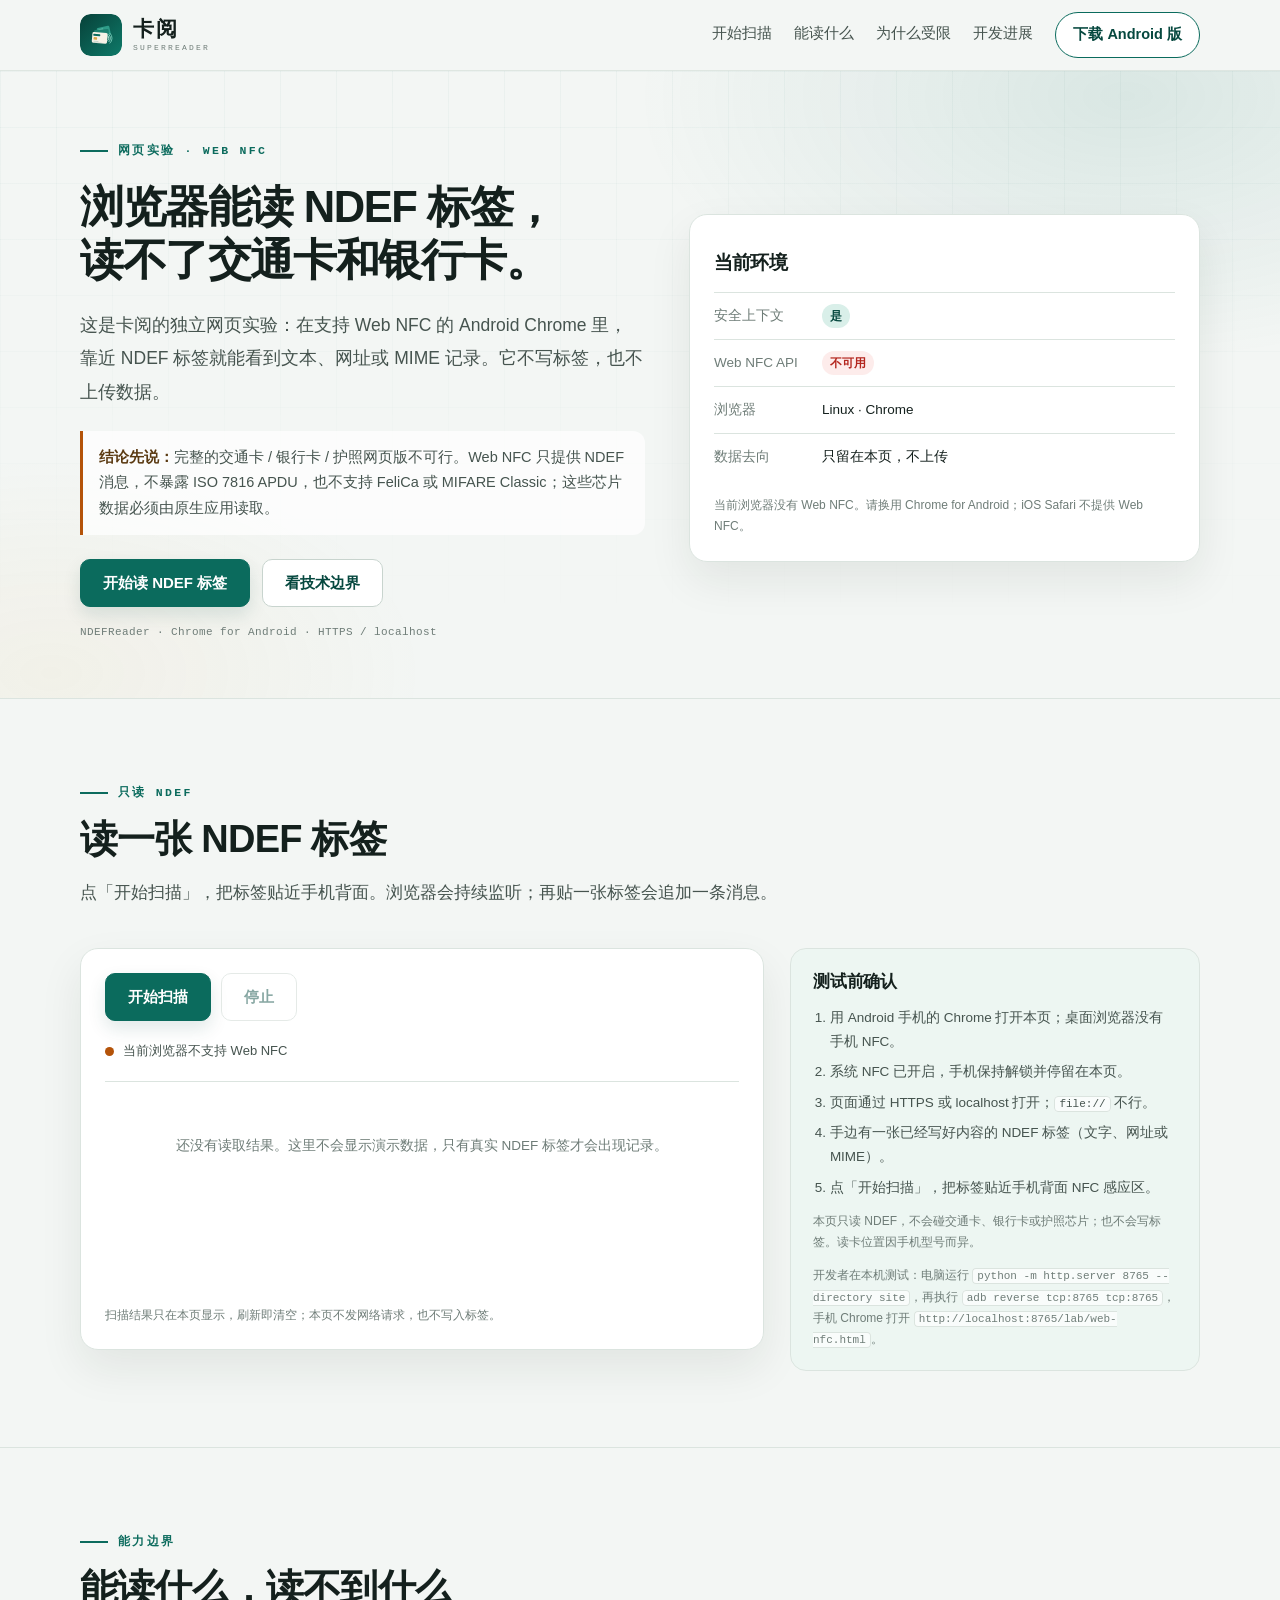
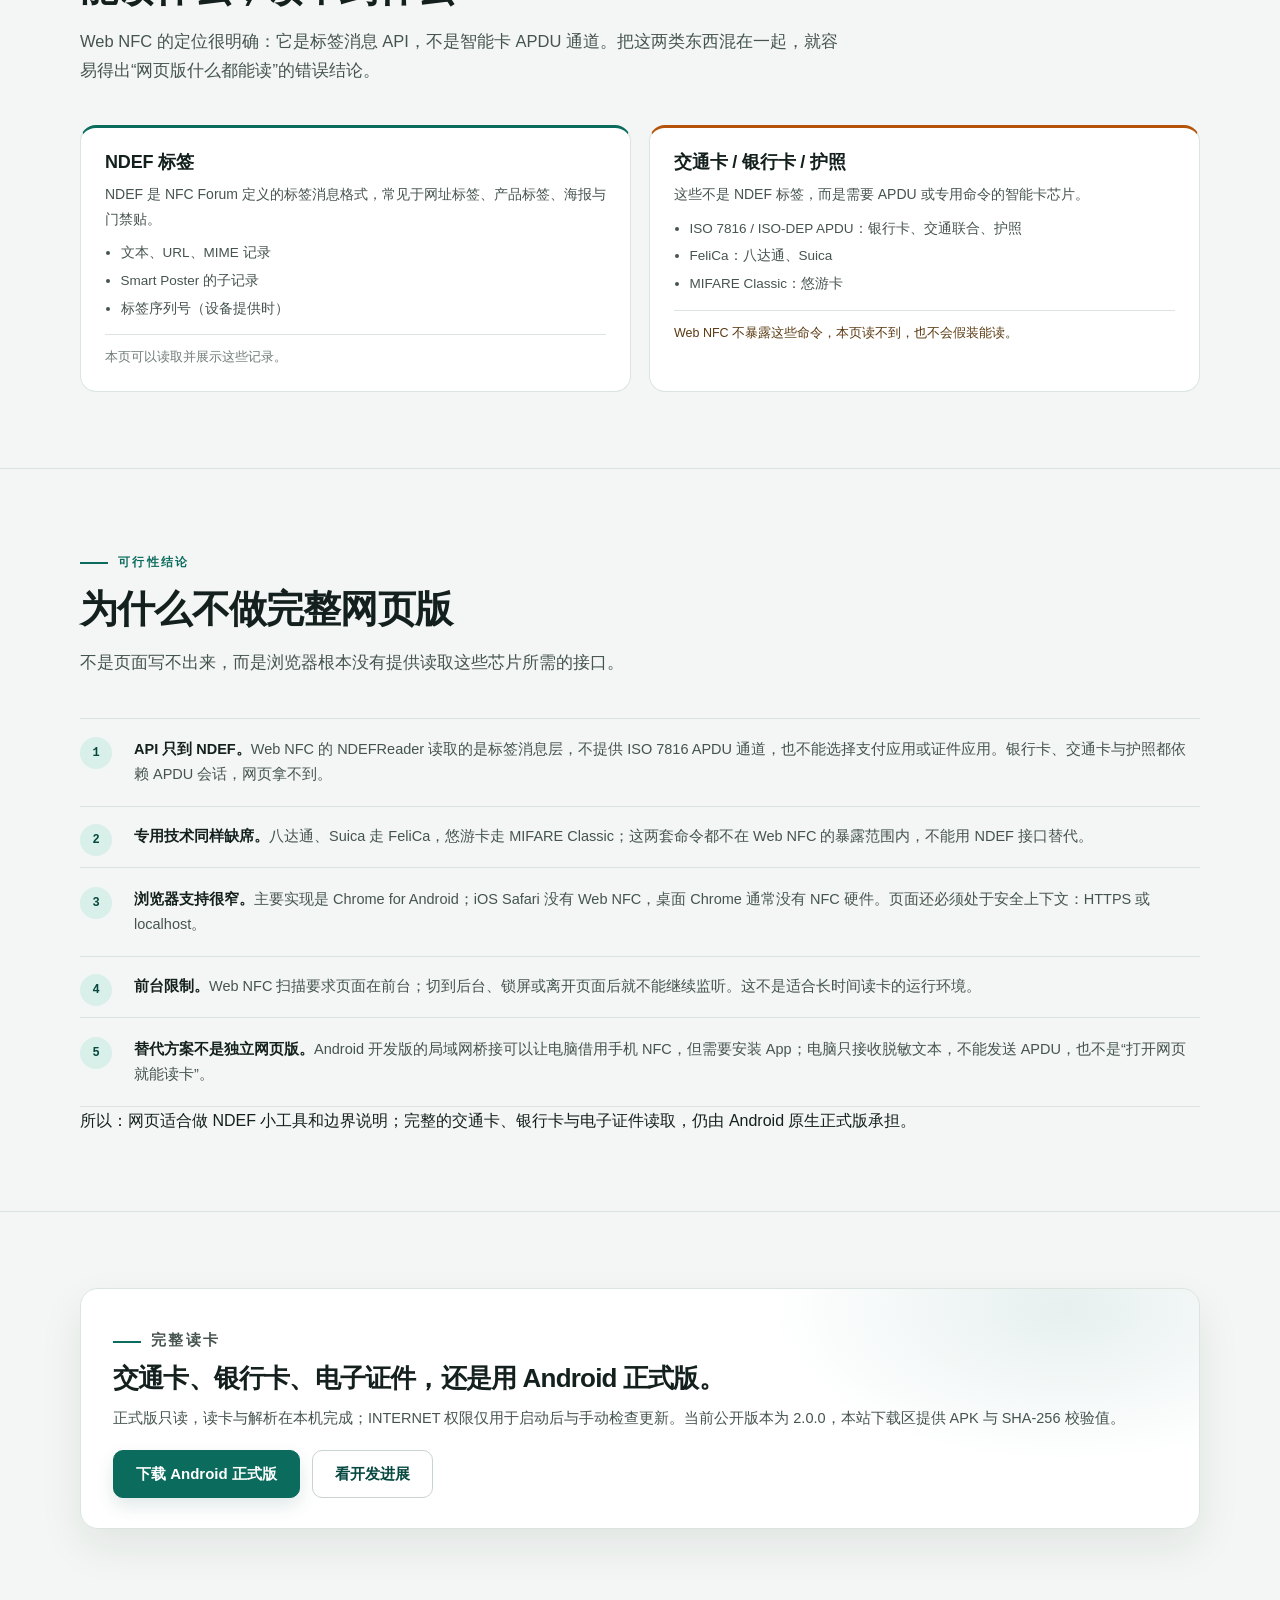
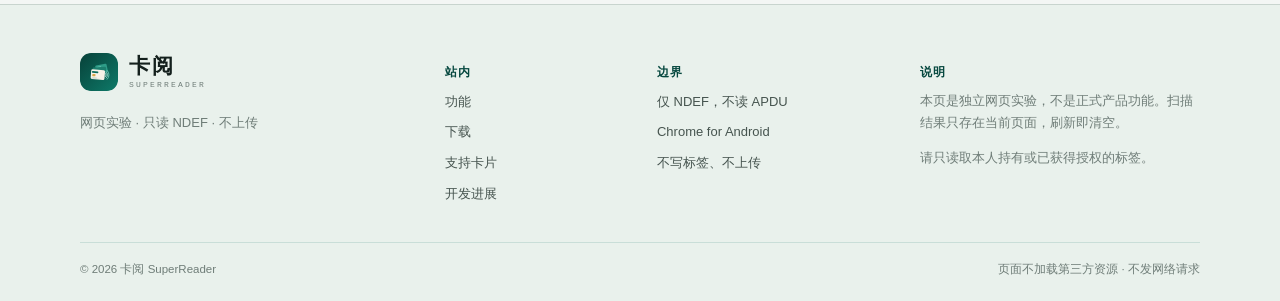
<file: site/lab/web-nfc.html>
<!doctype html>
<html lang="zh-CN">
<head>
<meta charset="utf-8">
<meta name="viewport" content="width=device-width, initial-scale=1">
<title>网页 NFC 实验 · 卡阅 SuperReader</title>
<meta name="description" content="卡阅的 Web NFC 只读实验：在 Chrome for Android 中读取 NDEF 标签。Web NFC 无法读取交通卡、银行卡或护照芯片的 APDU 数据。">
<meta name="theme-color" content="#f3f6f4">
<script>document.documentElement.classList.add('js');</script>
<meta property="og:type" content="website">
<meta property="og:title" content="网页 NFC 实验 · 卡阅 SuperReader">
<meta property="og:description" content="浏览器只能读 NDEF 标签；交通卡、银行卡与护照芯片需要 APDU，Web NFC 做不到。">
<meta property="og:image" content="../assets/og.png">
<link rel="icon" href="../assets/logo.svg" type="image/svg+xml">
<link rel="stylesheet" href="../assets/styles.css">
<link rel="stylesheet" href="../assets/lab.css">
</head>
<body>
<a class="skip-link" href="#main">跳到正文</a>

<header class="site-header">
  <div class="shell header-inner">
    <a class="brand" href="../index.html" aria-label="返回卡阅首页">
      <img src="../assets/logo.svg" width="42" height="42" alt="">
      <span class="brand-text"><strong>卡阅</strong><small>SUPERREADER</small></span>
    </a>
    <button class="nav-toggle" type="button" aria-expanded="false" aria-controls="site-nav">菜单</button>
    <nav class="site-nav" id="site-nav" aria-label="网页实验导航">
      <a href="#scanner">开始扫描</a>
      <a href="#limits">能读什么</a>
      <a href="#why">为什么受限</a>
      <a href="../index.html#roadmap">开发进展</a>
      <a class="nav-cta" href="../index.html#download">下载 Android 版</a>
    </nav>
  </div>
  <div class="scroll-meter" aria-hidden="true"></div>
</header>

<main id="main">

<section class="lab-hero" aria-labelledby="lab-title">
  <div class="shell">
    <div class="lab-copy">
      <p class="eyebrow">网页实验 · Web NFC</p>
      <h1 id="lab-title">浏览器能读 NDEF 标签，<br>读不了<span class="nowrap">交通卡</span>和<span class="nowrap">银行卡</span>。</h1>
      <p class="lead">这是卡阅的独立网页实验：在支持 Web NFC 的 Android Chrome 里，靠近 NDEF 标签就能看到文本、网址或 MIME 记录。它不写标签，也不上传数据。</p>
      <p class="lab-boundary"><strong>结论先说：</strong>完整的交通卡 / 银行卡 / 护照网页版不可行。Web NFC 只提供 NDEF 消息，不暴露 ISO 7816 APDU，也不支持 FeliCa 或 MIFARE Classic；这些芯片数据必须由原生应用读取。</p>
      <div class="hero-actions">
        <a class="btn btn-primary" href="#scanner">开始读 NDEF 标签</a>
        <a class="btn btn-quiet" href="#why">看技术边界</a>
      </div>
      <p class="lab-meta">NDEFReader · Chrome for Android · HTTPS / localhost</p>
    </div>

    <aside class="support-panel" aria-labelledby="support-title">
      <h2 id="support-title">当前环境</h2>
      <dl class="support-list">
        <div class="support-row">
          <dt>安全上下文</dt>
          <dd><span class="support-state" id="support-secure">检测中</span></dd>
        </div>
        <div class="support-row">
          <dt>Web NFC API</dt>
          <dd><span class="support-state" id="support-api">检测中</span></dd>
        </div>
        <div class="support-row">
          <dt>浏览器</dt>
          <dd id="support-browser">检测中</dd>
        </div>
        <div class="support-row">
          <dt>数据去向</dt>
          <dd>只留在本页，不上传</dd>
        </div>
      </dl>
      <p class="support-note" id="support-note">需要 Chrome for Android 89+ 与 HTTPS（或 localhost）。iOS Safari 不提供 Web NFC；桌面 Chrome 通常没有 NFC 硬件。</p>
    </aside>
  </div>
</section>

<section class="section" id="scanner" aria-labelledby="scanner-title">
  <div class="shell">
    <header class="section-head">
      <p class="kicker">只读 NDEF</p>
      <h2 id="scanner-title">读一张 NDEF 标签</h2>
      <p>点「开始扫描」，把标签贴近手机背面。浏览器会持续监听；再贴一张标签会追加一条消息。</p>
    </header>

    <div class="scanner-grid">
      <div class="scanner-panel">
        <div class="scan-actions">
          <button class="btn btn-primary" type="button" id="scan-start">开始扫描</button>
          <button class="btn btn-quiet" type="button" id="scan-stop" disabled>停止</button>
        </div>
        <p class="scan-status" id="scan-status" role="status" aria-live="polite">
          <span class="scan-dot" aria-hidden="true"></span>
          <span id="scan-status-text">等待开始</span>
        </p>
        <div class="scan-results" id="scan-results" aria-live="polite">
          <p class="scan-empty">还没有读取结果。这里不会显示演示数据，只有真实 NDEF 标签才会出现记录。</p>
        </div>
        <p class="scan-footnote">扫描结果只在本页显示，刷新即清空；本页不发网络请求，也不写入标签。</p>
      </div>

      <aside class="scan-guide">
        <h3>测试前确认</h3>
        <ol>
          <li>用 Android 手机的 Chrome 打开本页；桌面浏览器没有手机 NFC。</li>
          <li>系统 NFC 已开启，手机保持解锁并停留在本页。</li>
          <li>页面通过 HTTPS 或 localhost 打开；<code>file://</code> 不行。</li>
          <li>手边有一张已经写好内容的 NDEF 标签（文字、网址或 MIME）。</li>
          <li>点「开始扫描」，把标签贴近手机背面 NFC 感应区。</li>
        </ol>
        <p>本页只读 NDEF，不会碰交通卡、银行卡或护照芯片；也不会写标签。读卡位置因手机型号而异。</p>
        <p>开发者在本机测试：电脑运行 <code>python -m http.server 8765 --directory site</code>，再执行 <code>adb reverse tcp:8765 tcp:8765</code>，手机 Chrome 打开 <code>http://localhost:8765/lab/web-nfc.html</code>。</p>
      </aside>
    </div>
  </div>
</section>

<section class="section" id="limits" aria-labelledby="limits-title">
  <div class="shell">
    <header class="section-head">
      <p class="kicker">能力边界</p>
      <h2 id="limits-title">能读什么，读不到什么</h2>
      <p>Web NFC 的定位很明确：它是标签消息 API，不是智能卡 APDU 通道。把这两类东西混在一起，就容易得出“网页版什么都能读”的错误结论。</p>
    </header>

    <div class="compare-grid">
      <article class="compare-card is-yes">
        <h3>NDEF 标签</h3>
        <p>NDEF 是 NFC Forum 定义的标签消息格式，常见于网址标签、产品标签、海报与门禁贴。</p>
        <ul>
          <li>文本、URL、MIME 记录</li>
          <li>Smart Poster 的子记录</li>
          <li>标签序列号（设备提供时）</li>
        </ul>
        <p class="compare-result">本页可以读取并展示这些记录。</p>
      </article>

      <article class="compare-card is-no">
        <h3>交通卡 / 银行卡 / 护照</h3>
        <p>这些不是 NDEF 标签，而是需要 APDU 或专用命令的智能卡芯片。</p>
        <ul>
          <li>ISO 7816 / ISO-DEP APDU：银行卡、交通联合、护照</li>
          <li>FeliCa：八达通、Suica</li>
          <li>MIFARE Classic：悠游卡</li>
        </ul>
        <p class="compare-result">Web NFC 不暴露这些命令，本页读不到，也不会假装能读。</p>
      </article>
    </div>
  </div>
</section>

<section class="section" id="why" aria-labelledby="why-title">
  <div class="shell">
    <header class="section-head">
      <p class="kicker">可行性结论</p>
      <h2 id="why-title">为什么不做完整网页版</h2>
      <p>不是页面写不出来，而是浏览器根本没有提供读取这些芯片所需的接口。</p>
    </header>

    <ol class="lab-steps">
      <li><strong>API 只到 NDEF。</strong>Web NFC 的 NDEFReader 读取的是标签消息层，不提供 ISO 7816 APDU 通道，也不能选择支付应用或证件应用。银行卡、交通卡与护照都依赖 APDU 会话，网页拿不到。</li>
      <li><strong>专用技术同样缺席。</strong>八达通、Suica 走 FeliCa，悠游卡走 MIFARE Classic；这两套命令都不在 Web NFC 的暴露范围内，不能用 NDEF 接口替代。</li>
      <li><strong>浏览器支持很窄。</strong>主要实现是 Chrome for Android；iOS Safari 没有 Web NFC，桌面 Chrome 通常没有 NFC 硬件。页面还必须处于安全上下文：HTTPS 或 localhost。</li>
      <li><strong>前台限制。</strong>Web NFC 扫描要求页面在前台；切到后台、锁屏或离开页面后就不能继续监听。这不是适合长时间读卡的运行环境。</li>
      <li><strong>替代方案不是独立网页版。</strong>Android 开发版的局域网桥接可以让电脑借用手机 NFC，但需要安装 App；电脑只接收脱敏文本，不能发送 APDU，也不是“打开网页就能读卡”。</li>
    </ol>
    <p class="platform-footnote">所以：网页适合做 NDEF 小工具和边界说明；完整的交通卡、银行卡与电子证件读取，仍由 Android 原生正式版承担。</p>
  </div>
</section>

<section class="section" aria-labelledby="lab-cta-title">
  <div class="shell">
    <div class="lab-cta-box">
      <p class="kicker">完整读卡</p>
      <h2 id="lab-cta-title">交通卡、银行卡、电子证件，还是用 Android 正式版。</h2>
      <p>正式版只读，读卡与解析在本机完成；INTERNET 权限仅用于启动后与手动检查更新。当前公开版本为 2.0.0，本站下载区提供 APK 与 SHA-256 校验值。</p>
      <div class="hero-actions">
        <a class="btn btn-primary" href="../index.html#download">下载 Android 正式版</a>
        <a class="btn btn-quiet" href="../index.html#roadmap">看开发进展</a>
      </div>
    </div>
  </div>
</section>

</main>

<footer class="site-footer">
  <div class="shell footer-grid">
    <div class="footer-brand">
      <a class="brand" href="../index.html" aria-label="返回卡阅首页">
        <img src="../assets/logo.svg" width="38" height="38" alt="">
        <span class="brand-text"><strong>卡阅</strong><small>SUPERREADER</small></span>
      </a>
      <p>网页实验 · 只读 NDEF · 不上传</p>
    </div>
    <nav class="footer-col" aria-label="站内链接">
      <h2>站内</h2>
      <a href="../index.html#features">功能</a>
      <a href="../index.html#download">下载</a>
      <a href="../index.html#cards">支持卡片</a>
      <a href="../index.html#roadmap">开发进展</a>
    </nav>
    <div class="footer-col">
      <h2>边界</h2>
      <span>仅 NDEF，不读 APDU</span>
      <span>Chrome for Android</span>
      <span>不写标签、不上传</span>
    </div>
    <div class="footer-col footer-note">
      <h2>说明</h2>
      <p>本页是独立网页实验，不是正式产品功能。扫描结果只存在当前页面，刷新即清空。</p>
      <p>请只读取本人持有或已获得授权的标签。</p>
    </div>
  </div>
  <div class="shell footer-bottom">
    <p>© 2026 卡阅 SuperReader</p>
    <p>页面不加载第三方资源 · 不发网络请求</p>
  </div>
</footer>

<script src="../assets/ui.js" defer></script>
<script src="../assets/lab.js" defer></script>
</body>
</html>
</file>
<file: site/assets/styles.css>
/* 卡阅 SuperReader — static site styles.
   Light, plain, no external assets. */

:root {
  --bg: #f3f6f4;
  --paper: #ffffff;
  --ink: #14201d;
  --body: #46544f;
  --muted: #6f7d78;
  --line: #dbe4df;
  --line-strong: #c8d4ce;
  --pine: #0b6b5d;
  --pine-deep: #06483f;
  --pine-soft: #d9efe9;
  --mint: #edf6f2;
  --mint-deep: #e3f1eb;
  --amber: #b45309;
  --amber-deep: #5b3a12;
  --amber-soft: #fdf0dc;
  --danger: #b3261e;
  --gold: #d7a648;
  --font-sans: "Microsoft YaHei UI", "Microsoft YaHei", "PingFang SC", "Hiragino Sans GB", "Noto Sans SC", "Source Han Sans SC", sans-serif;
  --font-mono: "Cascadia Mono", "Consolas", "SFMono-Regular", "Menlo", "Liberation Mono", monospace;
  --shell: 1120px;
  --radius: 16px;
  --shadow: 0 18px 44px rgba(20, 32, 29, .08);
}

*, *::before, *::after { box-sizing: border-box; }

html {
  color-scheme: light;
  scroll-behavior: smooth;
  -webkit-text-size-adjust: 100%;
}

@media (prefers-reduced-motion: reduce) {
  html { scroll-behavior: auto; }
  *, *::before, *::after {
    animation-duration: .01ms !important;
    animation-iteration-count: 1 !important;
    transition-duration: .01ms !important;
  }
}

@view-transition { navigation: auto; }
::view-transition-old(root) { animation: view-out .16s ease both; }
::view-transition-new(root) { animation: view-in .30s cubic-bezier(.22,.61,.36,1) both; }

@keyframes view-out {
  to { opacity: 0; transform: translateY(-4px); }
}
@keyframes view-in {
  from { opacity: 0; transform: translateY(10px); }
}

body {
  margin: 0;
  background: var(--bg);
  color: var(--ink);
  font-family: var(--font-sans);
  font-size: 16px;
  line-height: 1.75;
  -webkit-font-smoothing: antialiased;
  text-rendering: optimizeLegibility;
}

[hidden] { display: none !important; }

img, svg { display: block; max-width: 100%; }
a { color: var(--pine); text-decoration-thickness: 1px; text-underline-offset: 3px; }
a:hover { color: var(--pine-deep); }
p { margin: 0; }
ul, ol { margin: 0; padding: 0; }
h1, h2, h3, h4 { margin: 0; line-height: 1.35; font-weight: 800; letter-spacing: -.01em; }
h1, h2 { text-wrap: balance; }
code, pre { font-family: var(--font-mono); }
button, input, select { font: inherit; }
button { cursor: pointer; }

:focus-visible {
  outline: 3px solid rgba(11, 107, 93, .55);
  outline-offset: 2px;
  border-radius: 4px;
}

.shell {
  width: min(100% - 48px, var(--shell));
  margin-inline: auto;
}

.visually-hidden {
  position: absolute !important;
  width: 1px; height: 1px;
  margin: -1px; padding: 0;
  overflow: hidden; clip: rect(0 0 0 0);
  white-space: nowrap; border: 0;
}

.nowrap { white-space: nowrap; }

.skip-link {
  position: fixed;
  left: 16px; top: -80px;
  z-index: 100;
  padding: 12px 18px;
  background: var(--pine-deep);
  color: #fff;
  border-radius: 8px;
  text-decoration: none;
  transition: top .15s ease;
}
.skip-link:focus { top: 14px; color: #fff; }

/* ---------- header ---------- */

.site-header {
  --progress: 0;
  position: sticky;
  top: 0;
  z-index: 50;
  background: rgba(243, 246, 244, .94);
  border-bottom: 1px solid rgba(219, 228, 223, .85);
  backdrop-filter: blur(14px);
  -webkit-backdrop-filter: blur(14px);
  transition: background-color .25s ease, box-shadow .25s ease;
}
.site-header.is-scrolled {
  background: rgba(243, 246, 244, .98);
  box-shadow: 0 12px 30px rgba(20, 32, 29, .07);
}

.scroll-meter {
  position: absolute;
  left: 0;
  bottom: -1px;
  width: 100%;
  height: 2px;
  background: var(--pine);
  transform: scaleX(var(--progress));
  transform-origin: 0 50%;
  opacity: .72;
  pointer-events: none;
}

.header-inner {
  min-height: 70px;
  display: flex;
  align-items: center;
  gap: 24px;
  transition: min-height .25s ease;
}

@media (min-width: 761px) {
  .site-header.is-scrolled .header-inner { min-height: 60px; }
}

.brand {
  display: inline-flex;
  align-items: center;
  gap: 11px;
  color: var(--ink);
  text-decoration: none;
  flex: none;
}
.brand img { border-radius: 11px; }
.brand-text { display: flex; flex-direction: column; line-height: 1; }
.brand-text strong { font-size: 21px; letter-spacing: 2px; font-weight: 800; }
.brand-text small {
  margin-top: 5px;
  font-family: var(--font-mono);
  font-size: 8px;
  letter-spacing: 2.2px;
  color: var(--muted);
}

.site-nav {
  margin-left: auto;
  display: flex;
  align-items: center;
  gap: 22px;
  font-size: 14.5px;
}
.site-nav a {
  color: var(--body);
  text-decoration: none;
  padding: 8px 0;
  border-bottom: 2px solid transparent;
  background-image: linear-gradient(var(--pine), var(--pine));
  background-repeat: no-repeat;
  background-position: 0 calc(100% - 1px);
  background-size: 0 2px;
  transition: color .2s ease, background-size .28s ease;
}
.site-nav a:hover { color: var(--pine-deep); border-bottom-color: transparent; background-size: 100% 2px; }
.site-nav .nav-cta {
  padding: 9px 17px;
  border: 1px solid var(--pine);
  border-radius: 999px;
  color: var(--pine-deep);
  font-weight: 700;
  background: var(--paper);
  background-image: none;
  transition: background-color .2s ease, color .2s ease, border-color .2s ease, transform .2s ease, box-shadow .2s ease;
}
.site-nav .nav-cta:hover {
  background: var(--pine-deep);
  color: #fff;
  border-color: var(--pine-deep);
  transform: translateY(-1px);
  box-shadow: 0 7px 16px rgba(6, 72, 63, .16);
}
.site-nav .nav-nfc {
  padding: 9px 15px;
  border: 1px solid var(--line-strong);
  border-radius: 999px;
  color: var(--ink);
  font-weight: 700;
  background: var(--paper);
  background-image: none;
  transition: border-color .2s ease, color .2s ease, background-color .2s ease;
}
.site-nav .nav-nfc:hover {
  color: var(--pine-deep);
  border-color: var(--pine);
  background: var(--pine-soft);
}

.nav-toggle {
  display: none;
  margin-left: auto;
  min-height: 44px;
  padding: 0 15px;
  background: var(--paper);
  border: 1px solid var(--line-strong);
  border-radius: 9px;
  color: var(--ink);
  font-size: 14px;
  font-weight: 700;
}

.js .nav-toggle { display: none; }

/* ---------- hero ---------- */

.hero {
  position: relative;
  overflow: hidden;
  border-bottom: 1px solid var(--line);
  background:
    radial-gradient(760px 420px at 84% 8%, rgba(11, 107, 93, .10), transparent 68%),
    radial-gradient(600px 380px at 4% 96%, rgba(215, 166, 72, .07), transparent 72%),
    var(--bg);
}
.hero::before {
  content: "";
  position: absolute;
  inset: 0;
  background-image:
    linear-gradient(rgba(11, 107, 93, .035) 1px, transparent 1px),
    linear-gradient(90deg, rgba(11, 107, 93, .035) 1px, transparent 1px);
  background-size: 56px 56px;
  pointer-events: none;
  mask-image: linear-gradient(to bottom, #000 0%, transparent 88%);
  -webkit-mask-image: linear-gradient(to bottom, #000 0%, transparent 88%);
}

.hero-grid {
  position: relative;
  z-index: 1;
  display: grid;
  grid-template-columns: minmax(0, 1.06fr) minmax(360px, .94fr);
  gap: 48px;
  align-items: center;
  padding-block: 64px 58px;
}

.eyebrow, .kicker {
  display: inline-flex;
  align-items: center;
  gap: 10px;
  font-family: var(--font-mono);
  font-size: 11.5px;
  font-weight: 600;
  letter-spacing: 2.3px;
  color: var(--pine);
  text-transform: uppercase;
}
.eyebrow::before, .kicker::before {
  content: "";
  width: 28px;
  height: 2px;
  background: var(--pine);
}

h1 {
  margin-top: 20px;
  font-size: clamp(38px, 4.6vw, 58px);
  line-height: 1.22;
  letter-spacing: -1.4px;
  font-weight: 800;
  max-width: 13em;
}
h1 .mark {
  color: var(--pine);
  background-image: linear-gradient(transparent 68%, rgba(11, 107, 93, .16) 68%, rgba(11, 107, 93, .16) 92%, transparent 92%);
}

.lead {
  margin-top: 22px;
  max-width: 34em;
  color: var(--body);
  font-size: 17.5px;
  line-height: 1.9;
}

.hero-actions {
  display: flex;
  flex-wrap: wrap;
  gap: 12px;
  margin-top: 28px;
}

.btn {
  display: inline-flex;
  align-items: center;
  justify-content: center;
  gap: 8px;
  min-height: 48px;
  padding: 0 22px;
  border-radius: 10px;
  border: 1px solid transparent;
  font-weight: 700;
  font-size: 15px;
  line-height: 1.2;
  text-decoration: none;
  transition: background-color .18s ease, border-color .18s ease, color .18s ease, transform .22s cubic-bezier(.22,.61,.36,1), box-shadow .22s ease;
}
.btn-primary { background: var(--pine); color: #fff; border-color: var(--pine); box-shadow: 0 8px 18px rgba(6, 72, 63, .12); }
.btn-primary:hover { background: var(--pine-deep); border-color: var(--pine-deep); color: #fff; transform: translateY(-2px); box-shadow: 0 12px 24px rgba(6, 72, 63, .18); }
.btn-quiet { background: var(--paper); color: var(--pine-deep); border-color: var(--line-strong); }
.btn-quiet:hover { border-color: var(--pine); background: var(--mint); color: var(--pine-deep); transform: translateY(-2px); box-shadow: 0 10px 20px rgba(20, 32, 29, .08); }
.btn:active { transform: translateY(0); box-shadow: 0 4px 10px rgba(6, 72, 63, .10); }
.btn-block { width: 100%; }

.hero-facts {
  display: flex;
  flex-wrap: wrap;
  gap: 8px 22px;
  margin-top: 26px;
  list-style: none;
  color: var(--muted);
  font-size: 13px;
}
.hero-facts li { display: inline-flex; align-items: center; gap: 8px; }
.hero-facts li::before {
  content: "";
  width: 5px; height: 5px;
  border-radius: 50%;
  background: var(--pine);
}

.hero-visual {
  position: relative;
  display: flex;
  justify-content: center;
  align-items: center;
  min-height: 580px;
  padding: 10px 0 34px;
}

.phone {
  position: relative;
  z-index: 2;
  width: min(302px, 72vw);
  aspect-ratio: 9 / 19.1;
  padding: 9px;
  border-radius: 48px;
  background: #101816;
  box-shadow: 0 38px 70px rgba(6, 40, 35, .28), 0 10px 22px rgba(6, 40, 35, .16);
  transform: rotate(-2deg);
}
.phone::before {
  content: "";
  position: absolute;
  left: -2px; top: 116px;
  width: 3px; height: 58px;
  border-radius: 3px 0 0 3px;
  background: #26342f;
}

.phone-screen {
  height: 100%;
  border-radius: 40px;
  padding: 18px 15px 13px;
  background: linear-gradient(180deg, #f8fcfa 0%, #f4f9f6 100%);
  overflow: hidden;
  display: flex;
  flex-direction: column;
}

.app-head { display: flex; align-items: center; gap: 8px; }
.app-head img { border-radius: 9px; }
.app-name { font-weight: 800; font-size: 18px; letter-spacing: 1px; }
.app-menu { margin-left: auto; color: var(--pine); font-size: 11px; letter-spacing: 2px; }
.app-sub {
  margin-top: 7px;
  padding-left: 42px;
  font-size: 7.5px;
  letter-spacing: .6px;
  color: var(--muted);
}

.app-hero {
  position: relative;
  margin-top: 14px;
  height: 150px;
  border-radius: 17px;
  background: var(--mint-deep);
  overflow: hidden;
  flex: none;
}
.mini-card {
  position: absolute;
  border-radius: 10px;
  box-shadow: 0 8px 18px rgba(6, 72, 63, .10);
}
.mini-card.back {
  width: 116px; height: 72px;
  left: 50%; top: 34px;
  transform: translateX(-38%) rotate(-13deg);
  background: #cfe9e1;
  border: 1px solid #b6ddd2;
}
.mini-card.front {
  width: 132px; height: 80px;
  left: 50%; top: 40px;
  transform: translateX(-58%) rotate(5deg);
  background: #fdfaf2;
  border: 2px solid var(--pine);
  box-shadow: 0 10px 22px rgba(6, 72, 63, .16);
}
.mini-strip {
  position: absolute; left: 12px; top: 12px;
  width: 44px; height: 6px; border-radius: 3px;
  background: var(--pine);
}
.mini-chip {
  position: absolute; left: 12px; top: 26px;
  width: 22px; height: 17px; border-radius: 4px;
  background: linear-gradient(135deg, #f3d79a, #d7a648);
  border: 1px solid rgba(91, 58, 18, .25);
}
.mini-line {
  position: absolute; left: 12px; bottom: 20px;
  width: 54px; height: 4px; border-radius: 2px;
  background: rgba(11, 107, 93, .22);
}
.mini-line.short { bottom: 12px; width: 34px; opacity: .65; }

.wave {
  position: absolute;
  right: 16px; top: 50%;
  border: 2px solid var(--pine);
  border-left-color: transparent;
  border-top-color: transparent;
  border-bottom-color: transparent;
  border-radius: 50%;
  transform: translateY(-50%) rotate(-12deg);
  opacity: .5;
}
.wave.w1 { width: 26px; height: 26px; right: 28px; opacity: .65; }
.wave.w2 { width: 42px; height: 42px; opacity: .42; }
.wave.w3 { width: 58px; height: 58px; opacity: .22; }

.demo-tag {
  position: absolute;
  right: 11px; bottom: 10px;
  padding: 3px 8px;
  border-radius: 999px;
  background: rgba(255, 255, 255, .9);
  color: var(--amber);
  font-size: 7.5px;
  font-weight: 700;
  letter-spacing: .5px;
}

.app-hint {
  margin-top: 16px;
  text-align: center;
  font-size: 16px;
  font-weight: 800;
  letter-spacing: .2px;
}
.app-desc {
  margin-top: 6px;
  text-align: center;
  font-size: 8.5px;
  line-height: 1.65;
  color: var(--muted);
  padding-inline: 8px;
}

.read-rows {
  margin-top: 14px;
  padding: 2px 12px;
  border: 1px solid var(--line);
  border-radius: 12px;
  background: #fff;
}
.read-row {
  display: flex;
  justify-content: space-between;
  gap: 12px;
  padding: 8px 0;
  border-bottom: 1px solid #eef3f0;
  font-size: 8.5px;
  color: var(--muted);
}
.read-row:last-child { border-bottom: 0; }
.read-row b { color: var(--ink); font-weight: 700; text-align: right; }
.read-row b.pine { color: var(--pine); }

.read-history {
  margin-top: 9px;
  padding: 2px 12px;
  border: 1px solid var(--line);
  border-radius: 12px;
  background: #fff;
}
.history-title {
  padding: 7px 0 3px;
  font-size: 7.5px;
  font-weight: 700;
  letter-spacing: .8px;
  color: var(--muted);
}
.history-row {
  display: flex;
  justify-content: space-between;
  gap: 12px;
  padding: 5px 0;
  border-top: 1px solid #eef3f0;
  font-size: 8px;
  color: var(--muted);
}
.history-row b { font-weight: 700; color: var(--pine); }

.app-footer {
  margin-top: auto;
  padding-top: 12px;
  display: flex;
  align-items: center;
  justify-content: center;
  gap: 6px;
  font-size: 7.5px;
  color: var(--muted);
}
.app-footer .dot {
  width: 5px; height: 5px;
  border-radius: 50%;
  background: var(--pine);
  box-shadow: 0 0 0 3px rgba(11, 107, 93, .12);
}

.float-note {
  position: absolute;
  z-index: 3;
  padding: 9px 12px;
  border: 1px solid var(--line);
  border-radius: 10px;
  background: rgba(255, 255, 255, .95);
  box-shadow: 0 12px 26px rgba(20, 32, 29, .10);
  font-family: var(--font-mono);
  font-size: 10px;
  letter-spacing: .4px;
  color: var(--pine-deep);
}
.note-a { right: -4px; top: 84px; transform: rotate(2deg); }
.note-b { left: -6px; bottom: 114px; transform: rotate(-2deg); }

.visual-note {
  position: absolute;
  bottom: 0;
  left: 50%;
  transform: translateX(-50%);
  font-size: 11px;
  color: var(--muted);
  white-space: nowrap;
}

/* ---------- principles ---------- */

.principles {
  background: var(--paper);
  border-bottom: 1px solid var(--line);
}
.principles-grid {
  display: grid;
  grid-template-columns: repeat(4, 1fr);
}
.principles-grid > div {
  padding: 20px 24px;
  border-left: 1px solid var(--line);
  display: flex;
  flex-direction: column;
  gap: 2px;
}
.principles-grid > div:first-child { border-left: 0; padding-left: 0; }
.principles-grid strong { font-size: 15px; color: var(--pine-deep); }
.principles-grid span { font-size: 12.5px; color: var(--muted); }

/* ---------- sections ---------- */

.section {
  padding-block: 76px;
  scroll-margin-top: 88px;
}
.section + .section { border-top: 1px solid var(--line); }

.section-head {
  max-width: 760px;
  margin-bottom: 40px;
}
.section-head.compact { margin-bottom: 32px; }
h2 {
  margin-top: 12px;
  font-size: clamp(28px, 3.2vw, 38px);
  line-height: 1.3;
  letter-spacing: -.8px;
}
.section-head > p:last-child {
  margin-top: 14px;
  color: var(--body);
  font-size: 16.5px;
}

/* ---------- features ---------- */

.feature-list {
  list-style: none;
  border-top: 1px solid var(--line);
}
.feature-row {
  display: grid;
  grid-template-columns: 76px minmax(0, 1fr);
  gap: 18px;
  padding: 28px 0;
  border-bottom: 1px solid var(--line);
}
.feature-no {
  font-family: var(--font-mono);
  font-size: 12px;
  letter-spacing: 1.4px;
  color: var(--pine);
  padding-top: 6px;
}
.feature-body h3 { font-size: 21px; }
.feature-body p {
  margin-top: 8px;
  max-width: 62em;
  color: var(--body);
  font-size: 15.5px;
}
.tag-line {
  display: flex;
  flex-wrap: wrap;
  gap: 6px;
  margin-top: 12px !important;
}
.tag-line span {
  padding: 2px 9px;
  border: 1px solid var(--line);
  border-radius: 999px;
  color: var(--muted);
  font-family: var(--font-mono);
  font-size: 10.5px;
  background: var(--paper);
}

/* ---------- steps ---------- */

.steps {
  padding-block: 62px;
  background: linear-gradient(180deg, #eaf4ef 0%, #eef6f2 100%);
  border-top: 1px solid var(--line);
  border-bottom: 1px solid var(--line);
  scroll-margin-top: 88px;
}
.step-list {
  list-style: none;
  display: grid;
  grid-template-columns: repeat(3, 1fr);
  gap: 34px;
}
.step-list li { position: relative; padding-top: 8px; }
.step-list li + li::before {
  content: "→";
  position: absolute;
  left: -24px; top: 18px;
  color: #9fb5ad;
  font-size: 16px;
}
.step-no {
  display: inline-flex;
  align-items: center;
  justify-content: center;
  width: 34px; height: 34px;
  border-radius: 50%;
  background: var(--pine);
  color: #fff;
  font-family: var(--font-mono);
  font-size: 13px;
  font-weight: 700;
}
.step-list h3 { margin-top: 12px; font-size: 18px; }
.step-list p { margin-top: 5px; color: var(--body); font-size: 14.5px; max-width: 26em; }
.steps-note { margin-top: 28px; font-size: 12.5px; color: var(--muted); }

/* ---------- notices + table ---------- */

.notice {
  margin-top: 24px;
  padding: 18px 20px;
  border-left: 3px solid var(--line-strong);
  background: rgba(255, 255, 255, .62);
  border-radius: 0 12px 12px 0;
}
.notice strong { display: block; font-size: 15px; margin-bottom: 5px; }
.notice p, .notice li { color: var(--body); font-size: 14px; }
.notice ul { margin-top: 4px; padding-left: 1.2em; }
.notice li + li { margin-top: 3px; }
.table-wrap {
  margin-top: 26px;
  overflow-x: auto;
  border: 1px solid var(--line);
  border-radius: 14px;
  background: var(--paper);
  -webkit-overflow-scrolling: touch;
}
.table-hint { display: none; margin-top: 18px; font-size: 12px; color: var(--muted); }
.card-table {
  width: 100%;
  min-width: 680px;
  border-collapse: collapse;
  font-size: 13.5px;
}
.card-table th, .card-table td {
  padding: 14px 16px;
  text-align: left;
  vertical-align: top;
  border-bottom: 1px solid var(--line);
}
.card-table thead th {
  background: #edf4f0;
  font-size: 12px;
  letter-spacing: .4px;
  color: var(--pine-deep);
  white-space: nowrap;
}
.card-table tbody tr:last-child th,
.card-table tbody tr:last-child td { border-bottom: 0; }
.card-table tbody th { width: 23%; font-weight: 700; color: var(--ink); }
.card-table tbody td { color: var(--body); }
.card-table tbody td:last-child { color: var(--muted); font-size: 12.5px; }

.badge {
  display: inline-block;
  padding: 2px 8px;
  border-radius: 999px;
  font-size: 11px;
  font-weight: 700;
  white-space: nowrap;
  line-height: 1.6;
}

/* ---------- download ---------- */

.download-section {
  background: linear-gradient(180deg, #f7faf8 0%, #f3f6f4 100%);
}
.download-panel {
  display: grid;
  grid-template-columns: minmax(0, 1fr) 300px;
  border: 1px solid var(--line);
  border-radius: 18px;
  background: var(--paper);
  box-shadow: var(--shadow);
  overflow: hidden;
}
.download-panel + .download-panel { margin-top: 22px; }
.download-panel.is-preview { border-color: rgba(180, 83, 9, .28); }
.download-panel.is-preview .download-side { background: #fbf3e8; }
.download-panel.is-preview .channel-kicker { color: var(--amber); }
.download-panel.is-preview .download-main h3 span { color: var(--amber); }
.download-panel.is-desktop { border-color: rgba(11, 107, 93, .22); }
.download-panel.is-desktop .download-side { background: #eef3f1; }
.download-panel.is-desktop .channel-kicker { color: var(--pine-deep); }
.download-main { padding: 30px 32px 26px; }
.channel-kicker {
  font-family: var(--font-mono);
  font-size: 11px;
  letter-spacing: 1.2px;
  color: var(--pine);
}
.download-main h3 {
  margin-top: 8px;
  font-size: 28px;
}
.download-main h3 span { font-family: var(--font-mono); font-size: 18px; color: var(--pine); letter-spacing: -.2px; }
.download-main > p:not(.channel-kicker):not(.sha-line) {
  margin-top: 10px;
  color: var(--body);
  font-size: 14.5px;
  max-width: 46em;
}

.download-meta {
  display: grid;
  grid-template-columns: repeat(2, minmax(0, 1fr));
  gap: 10px 24px;
  margin: 20px 0 0;
  padding: 16px 0;
  border-top: 1px solid var(--line);
  border-bottom: 1px solid var(--line);
}
.download-meta div { min-width: 0; }
.download-meta dt { font-size: 11px; color: var(--muted); letter-spacing: .5px; }
.download-meta dd { margin: 1px 0 0; font-size: 13.5px; font-weight: 600; overflow-wrap: anywhere; }
.download-meta code { font-size: 12px; color: var(--pine-deep); }

.download-actions {
  display: flex;
  flex-wrap: wrap;
  gap: 10px;
  margin-top: 20px;
}
.sha-line {
  margin-top: 15px;
  display: flex;
  gap: 8px;
  align-items: baseline;
  font-size: 11px;
  color: var(--muted);
  overflow-wrap: anywhere;
}
.sha-line span { flex: none; font-family: var(--font-mono); letter-spacing: .6px; }
.sha-line code { color: var(--body); font-size: 10.5px; line-height: 1.6; }

.download-side {
  padding: 28px 24px;
  background: var(--mint);
  border-left: 1px solid var(--line);
  display: flex;
  flex-direction: column;
}
.download-side h4 { font-size: 14px; color: var(--pine-deep); }
.download-side ul { margin-top: 10px; padding-left: 1.1em; }
.download-side li { font-size: 13px; color: var(--body); margin-top: 4px; }
.download-side .note {
  margin-top: auto;
  padding-top: 18px;
  font-size: 12px;
  color: var(--muted);
  border-top: 1px solid rgba(11, 107, 93, .12);
}

.verify-box {
  margin-top: 24px;
  border: 1px solid var(--line);
  border-radius: 12px;
  background: rgba(255, 255, 255, .72);
}
.verify-box summary {
  min-height: 48px;
  padding: 13px 18px;
  cursor: pointer;
  font-size: 14px;
  font-weight: 700;
  color: var(--pine-deep);
  list-style: none;
  display: flex;
  align-items: center;
  justify-content: space-between;
  gap: 12px;
}
.verify-box summary::-webkit-details-marker { display: none; }
.verify-box summary::after { content: "+"; font-family: var(--font-mono); color: var(--pine); font-size: 18px; }
.verify-box[open] summary::after { content: "−"; }
.verify-body { padding: 0 18px 18px; font-size: 13.5px; color: var(--body); }
.verify-body p + p { margin-top: 10px; }
.verify-body pre {
  margin: 6px 0 0;
  padding: 12px 14px;
  border-radius: 8px;
  background: #0f1c19;
  color: #d7efe7;
  overflow-x: auto;
  font-size: 12px;
  line-height: 1.7;
}

/* ---------- update ---------- */

.update-section {
  background:
    radial-gradient(560px 300px at 8% 20%, rgba(11, 107, 93, .07), transparent 70%),
    #eef5f1;
  scroll-margin-top: 88px;
}
.update-grid {
  display: grid;
  grid-template-columns: minmax(0, 1fr) 404px;
  gap: 56px;
  align-items: start;
}
.update-copy h2 { margin-top: 12px; }
.update-copy > p { margin-top: 14px; color: var(--body); font-size: 16px; }
.update-copy code {
  padding: 1px 5px;
  background: rgba(255, 255, 255, .8);
  border: 1px solid var(--line);
  border-radius: 4px;
  font-size: .88em;
  color: var(--pine-deep);
}
.update-copy .hint { font-size: 13.5px; color: var(--muted); }
.update-points {
  margin-top: 22px;
  padding-left: 0;
  list-style: none;
}
.update-points li {
  position: relative;
  padding-left: 18px;
  margin-top: 7px;
  font-size: 13.5px;
  color: var(--body);
}
.update-points li::before {
  content: "";
  position: absolute;
  left: 0; top: 11px;
  width: 6px; height: 6px;
  border-radius: 50%;
  background: var(--pine);
}

.update-tool {
  padding: 26px;
  background: var(--paper);
  border: 1px solid var(--line);
  border-radius: 18px;
  box-shadow: var(--shadow);
}
.update-tool h3 { font-size: 19px; }
.update-tool form { margin-top: 18px; }
.field + .field { margin-top: 16px; }
.field label {
  display: block;
  font-size: 13px;
  font-weight: 700;
  color: var(--ink);
  margin-bottom: 6px;
}
.field select, .field input {
  width: 100%;
  min-height: 48px;
  padding: 0 12px;
  border: 1px solid var(--line-strong);
  border-radius: 9px;
  background: #fff;
  color: var(--ink);
  font-size: 14px;
}
.field select:focus, .field input:focus { border-color: var(--pine); }
.field input[aria-invalid="true"] { border-color: var(--danger); background: #fffafa; }
.field-hint, .channel-hint {
  margin-top: 5px;
  font-size: 11.5px;
  line-height: 1.6;
  color: var(--muted);
}
.channel-hint { color: var(--pine-deep); }
.update-tool .btn-block { margin-top: 18px; }
.update-tool .btn:disabled { opacity: .6; cursor: progress; }

.update-result {
  margin-top: 18px;
  padding: 14px 16px;
  border: 1px solid var(--line);
  border-left: 3px solid var(--line-strong);
  border-radius: 0 10px 10px 0;
  background: #f7faf8;
  font-size: 13.5px;
  color: var(--body);
  min-height: 74px;
}
.update-result h4 { font-size: 15px; color: var(--ink); margin-bottom: 4px; }
.update-result p + p { margin-top: 6px; }
.update-result .result-latest .meta,
.update-result .meta { margin-top: 8px; font-size: 11.5px; color: var(--muted); }
.update-result ul { margin-top: 8px; padding-left: 1.1em; font-size: 12.5px; }
.update-result li + li { margin-top: 3px; }
.update-result.is-update { border-left-color: var(--pine); background: var(--mint); }
.update-result.is-latest { border-left-color: var(--pine); background: var(--mint); }
.update-result.is-newer { border-left-color: var(--gold); background: #fdf8e9; }
.update-result.is-error { border-left-color: var(--danger); background: #fdf0ef; }
.update-result.is-loading { border-left-color: #9fb5ad; }
.update-result .result-actions { display: flex; flex-wrap: wrap; gap: 8px; margin-top: 12px; }
.update-result .result-actions .btn { min-height: 42px; padding: 0 15px; font-size: 13px; }
.noscript { margin-top: 12px; font-size: 12.5px; color: var(--amber-deep); }

/* ---------- privacy ---------- */

.privacy-section {
  background: var(--paper);
}
.privacy-grid {
  display: grid;
  grid-template-columns: minmax(0, 1.05fr) minmax(0, .95fr);
  gap: 56px;
  align-items: start;
}
.privacy-grid p { margin-top: 14px; color: var(--body); font-size: 15.5px; }
.privacy-list {
  list-style: none;
  border-top: 1px solid var(--line);
}
.privacy-list li {
  display: grid;
  grid-template-columns: 96px minmax(0, 1fr);
  gap: 14px;
  padding: 15px 0;
  border-bottom: 1px solid var(--line);
  font-size: 14px;
}
.privacy-list strong { color: var(--pine-deep); }
.privacy-list span { color: var(--body); }

/* ---------- FAQ ---------- */

.faq-section { padding-block: 70px; }
.faq-grid {
  display: grid;
  grid-template-columns: 300px minmax(0, 1fr);
  gap: 48px;
  align-items: start;
}
.faq-grid .section-head { margin-bottom: 0; position: sticky; top: 98px; }
.faq-list { border-top: 1px solid var(--line); }
.faq-list details { border-bottom: 1px solid var(--line); }
.faq-list summary {
  min-height: 58px;
  padding: 16px 30px 16px 0;
  cursor: pointer;
  font-size: 15.5px;
  font-weight: 700;
  position: relative;
  list-style: none;
}
.faq-list summary::-webkit-details-marker { display: none; }
.faq-list summary::after {
  content: "+";
  position: absolute;
  right: 2px; top: 15px;
  color: var(--pine);
  font-family: var(--font-mono);
  font-size: 18px;
  font-weight: 400;
}
.faq-list details[open] summary::after { content: "−"; }
.faq-list details p {
  padding: 0 40px 18px 0;
  color: var(--body);
  font-size: 14px;
}

/* ---------- footer ---------- */

.site-footer {
  background: #e9f1ec;
  border-top: 1px solid var(--line-strong);
  padding-top: 48px;
}
.footer-grid {
  display: grid;
  grid-template-columns: 1.3fr .7fr .9fr 1.1fr;
  gap: 34px;
  padding-bottom: 36px;
}
.footer-brand p { margin-top: 12px; color: var(--muted); font-size: 13px; }
.footer-col { display: flex; flex-direction: column; gap: 8px; font-size: 13px; color: var(--body); }
.footer-col h2 {
  font-size: 12px;
  letter-spacing: 1px;
  color: var(--pine-deep);
  margin-bottom: 2px;
  font-weight: 800;
}
.footer-col a { color: var(--body); text-decoration: none; }
.footer-col a:hover { color: var(--pine-deep); text-decoration: underline; }
.footer-note p { font-size: 12.5px; color: var(--muted); }
.footer-note p + p { margin-top: 6px; }
.footer-bottom {
  display: flex;
  justify-content: space-between;
  gap: 16px;
  flex-wrap: wrap;
  padding: 16px 0 22px;
  border-top: 1px solid rgba(11, 107, 93, .14);
  color: var(--muted);
  font-size: 11.5px;
}

/* ---------- motion ---------- */

@keyframes rise-in {
  from { opacity: 0; transform: translateY(18px); }
  to { opacity: 1; transform: none; }
}
@keyframes hero-in {
  from { opacity: 0; transform: translateY(26px) scale(.985); }
  to { opacity: 1; transform: none; }
}
@keyframes phone-float {
  0%, 100% { transform: rotate(-2deg) translateY(0); }
  50% { transform: rotate(-2deg) translateY(-8px); }
}
@keyframes note-float-a {
  0%, 100% { transform: rotate(2deg) translateY(0); }
  50% { transform: rotate(2deg) translateY(-6px); }
}
@keyframes note-float-b {
  0%, 100% { transform: rotate(-2deg) translateY(0); }
  50% { transform: rotate(-2deg) translateY(-7px); }
}
@keyframes fade-slide {
  from { opacity: 0; transform: translateY(-5px); }
  to { opacity: 1; transform: none; }
}
@keyframes soft-pulse {
  0%, 100% { box-shadow: 0 0 0 0 rgba(11, 107, 93, .18); }
  50% { box-shadow: 0 0 0 6px rgba(11, 107, 93, 0); }
}

.hero-copy > .eyebrow,
.hero-copy > h1,
.hero-copy > .lead,
.hero-copy > .hero-actions,
.hero-copy > .hero-facts {
  animation: rise-in .72s cubic-bezier(.22,.61,.36,1) both;
}
.hero-copy > h1 { animation-delay: .06s; }
.hero-copy > .lead { animation-delay: .12s; }
.hero-copy > .hero-actions { animation-delay: .18s; }
.hero-copy > .hero-facts { animation-delay: .24s; }
.hero-visual { animation: hero-in .9s .1s cubic-bezier(.22,.61,.36,1) both; }
.phone { animation: phone-float 7.5s 1.2s ease-in-out infinite; }
.note-a { animation: note-float-a 6.4s 1.1s ease-in-out infinite; }
.note-b { animation: note-float-b 7.2s 1.5s ease-in-out infinite; }

.reveal {
  opacity: 0;
  transform: translateY(24px);
  will-change: opacity, transform;
}
.reveal-ready .reveal {
  transition: opacity .7s cubic-bezier(.22,.61,.36,1), transform .7s cubic-bezier(.22,.61,.36,1);
  transition-delay: var(--reveal-delay, 0ms);
}
.reveal.is-in { opacity: 1; transform: none; }

.card-table tbody tr { transition: background-color .18s ease; }
.card-table tbody tr:hover { background: #f7fbf9; }
.faq-list details { transition: background-color .2s ease; }
.faq-list details:hover { background: rgba(255, 255, 255, .5); }
.faq-list details[open] > p,
.verify-box[open] .verify-body,
.update-result .result-actions {
  animation: fade-slide .3s cubic-bezier(.22,.61,.36,1) both;
}

/* ---------- roadmap ---------- */

.roadmap-section {
  background:
    radial-gradient(620px 340px at 92% 6%, rgba(215, 166, 72, .08), transparent 70%),
    linear-gradient(180deg, #f7faf8 0%, #f3f6f4 100%);
  scroll-margin-top: 88px;
}
.roadmap-grid {
  display: grid;
  grid-template-columns: repeat(2, minmax(0, 1fr));
  gap: 18px;
}
.roadmap-card {
  position: relative;
  display: flex;
  flex-direction: column;
  gap: 10px;
  padding: 24px 26px 22px;
  border: 1px solid var(--line);
  border-radius: 16px;
  background: var(--paper);
  box-shadow: 0 12px 28px rgba(20, 32, 29, .05);
  transition: transform .3s cubic-bezier(.22,.61,.36,1), box-shadow .3s ease, border-color .3s ease;
}
.roadmap-card:hover {
  transform: translateY(-4px);
  border-color: #c6dbd2;
  box-shadow: 0 22px 44px rgba(20, 32, 29, .10);
}
.roadmap-top {
  display: flex;
  align-items: center;
  justify-content: space-between;
  gap: 12px;
}
.roadmap-no {
  font-family: var(--font-mono);
  font-size: 12px;
  letter-spacing: 1.4px;
  color: var(--pine);
}
.roadmap-card h3 { font-size: 19px; line-height: 1.45; }
.roadmap-card > p { color: var(--body); font-size: 14.5px; }
.roadmap-card .tag-line { margin-top: 2px !important; }
.badge-internal { background: var(--amber-soft); color: var(--amber-deep); }
.roadmap-link {
  margin-top: auto;
  padding-top: 6px;
  font-size: 13.5px;
  font-weight: 700;
  text-decoration: none;
}
.roadmap-link span { display: inline-block; transition: transform .22s ease; }
.roadmap-link:hover span { transform: translateX(4px); }
.roadmap-note {
  margin-top: 22px;
  font-size: 12.5px;
  color: var(--muted);
}
.roadmap-note code {
  padding: 1px 5px;
  border: 1px solid var(--line);
  border-radius: 4px;
  background: rgba(255, 255, 255, .8);
  font-size: 11.5px;
}

/* ---------- responsive ---------- */

@media (max-width: 980px) {
  .hero-grid { grid-template-columns: 1fr; gap: 26px; padding-block: 48px 40px; }
  .hero-copy { max-width: 46em; }
  .hero-visual { min-height: 0; padding-top: 0; }
  .phone { width: min(288px, 68vw); }
  .note-a { right: 8%; }
  .note-b { left: 8%; }
  .update-grid { grid-template-columns: 1fr; gap: 30px; }
  .update-tool { max-width: 480px; }
  .download-panel { grid-template-columns: 1fr; }
  .download-side { border-left: 0; border-top: 1px solid var(--line); }
  .download-side .note { margin-top: 16px; }
  .faq-grid { grid-template-columns: 1fr; gap: 24px; }
  .faq-grid .section-head { position: static; }
  .privacy-grid { grid-template-columns: 1fr; gap: 28px; }
  .footer-grid { grid-template-columns: 1fr 1fr; }
}

@media (max-width: 760px) {
  .shell { width: min(100% - 32px, var(--shell)); }
  .header-inner { min-height: 62px; flex-wrap: wrap; }
  .nav-toggle { display: inline-flex; align-items: center; }
  .js .nav-toggle { display: inline-flex; }
  .site-nav {
    display: flex;
    flex-wrap: wrap;
    width: 100%;
    gap: 4px 12px;
    padding: 4px 0 12px;
    margin-left: 0;
    border-top: 1px solid var(--line);
    font-size: 14px;
  }
  .js .site-nav {
    display: flex;
    position: absolute;
    left: 16px; right: 16px; top: 62px;
    padding: 14px 16px 16px;
    background: var(--paper);
    border: 1px solid var(--line);
    border-radius: 12px;
    box-shadow: 0 18px 40px rgba(20, 32, 29, .14);
    z-index: 60;
    opacity: 0;
    visibility: hidden;
    transform: translateY(-8px) scale(.985);
    transform-origin: 50% 0;
    pointer-events: none;
    transition: opacity .22s ease, transform .22s cubic-bezier(.22,.61,.36,1), visibility .22s;
  }
  .js .site-nav.is-open {
    opacity: 1;
    visibility: visible;
    transform: none;
    pointer-events: auto;
  }
  .site-nav a { min-height: 44px; min-width: 44px; display: inline-flex; align-items: center; justify-content: center; }
  .site-nav .nav-cta { margin-top: 4px; }
  .hero-grid { padding-block: 38px 34px; }
  h1 { font-size: clamp(32px, 9vw, 42px); letter-spacing: -1px; }
  .lead { font-size: 16px; }
  .hero-visual { margin-top: 10px; }
  .float-note { font-size: 9px; padding: 7px 9px; }
  .note-a { right: 0; top: 40px; }
  .note-b { left: 0; bottom: 82px; }
  .visual-note { bottom: -2px; }
  .principles-grid { grid-template-columns: 1fr 1fr; }
  .principles-grid > div { padding: 16px 14px; }
  .principles-grid > div:nth-child(odd) { border-left: 0; padding-left: 0; }
  .principles-grid > div:nth-child(n+3) { border-top: 1px solid var(--line); }
  .roadmap-grid { grid-template-columns: 1fr; }
  .roadmap-card { padding: 20px 20px 18px; }
  .section { padding-block: 52px; }
  .section-head { margin-bottom: 28px; }
  .feature-row { grid-template-columns: 1fr; gap: 8px; padding: 22px 0; }
  .feature-no { padding-top: 0; }
  .step-list { grid-template-columns: 1fr; gap: 24px; }
  .step-list li + li::before { content: "↓"; left: 10px; top: -22px; }
  .step-list p { max-width: none; }
  .card-table { min-width: 600px; }
  .table-wrap { margin-inline: -4px; }
  .table-hint { display: block; }
  .download-main { padding: 24px 20px 22px; }
  .download-main h3 { font-size: 24px; }
  .download-meta { grid-template-columns: 1fr; gap: 8px; }
  .update-tool { padding: 22px 18px; }
  .footer-grid { grid-template-columns: 1fr; gap: 24px; }
  .footer-bottom { flex-direction: column; gap: 4px; }
}

@media (max-width: 420px) {
  .hero-actions .btn { flex: 1 1 100%; }
  .phone { width: min(272px, 82vw); }
  .note-a, .note-b { display: none; }
  .privacy-list li { grid-template-columns: 82px minmax(0, 1fr); }
}
</file>
<file: site/assets/lab.css>
/* 卡阅 SuperReader — Web NFC lab page. */

.lab-hero {
  position: relative;
  overflow: hidden;
  border-bottom: 1px solid var(--line);
  background:
    radial-gradient(700px 380px at 88% 4%, rgba(11, 107, 93, .11), transparent 70%),
    radial-gradient(520px 300px at 4% 96%, rgba(215, 166, 72, .07), transparent 72%),
    var(--bg);
}
.lab-hero::before {
  content: "";
  position: absolute;
  inset: 0;
  background-image:
    linear-gradient(rgba(11, 107, 93, .035) 1px, transparent 1px),
    linear-gradient(90deg, rgba(11, 107, 93, .035) 1px, transparent 1px);
  background-size: 56px 56px;
  pointer-events: none;
  mask-image: linear-gradient(to bottom, #000 0%, transparent 90%);
  -webkit-mask-image: linear-gradient(to bottom, #000 0%, transparent 90%);
}
.lab-hero .shell {
  position: relative;
  z-index: 1;
  display: grid;
  grid-template-columns: minmax(0, 1.05fr) minmax(320px, .95fr);
  gap: 44px;
  align-items: center;
  padding-block: 62px 56px;
}
.lab-copy h1 {
  margin-top: 20px;
  font-size: clamp(32px, 3.4vw, 44px);
  max-width: 100%;
}
.lab-boundary {
  margin-top: 22px;
  padding: 14px 16px;
  border-left: 3px solid var(--amber);
  border-radius: 0 12px 12px 0;
  background: rgba(255, 255, 255, .7);
  color: var(--body);
  font-size: 14.5px;
}
.lab-boundary strong { color: var(--amber-deep); }
.lab-copy .hero-actions { margin-top: 24px; }

.support-panel {
  padding: 24px;
  border: 1px solid var(--line);
  border-radius: 18px;
  background: var(--paper);
  box-shadow: var(--shadow);
}
.support-panel h2 { font-size: 19px; margin-bottom: 14px; }
.support-row {
  display: grid;
  grid-template-columns: 96px minmax(0, 1fr);
  gap: 12px;
  align-items: center;
  padding: 11px 0;
  border-top: 1px solid var(--line);
  font-size: 13.5px;
}
.support-row dt { color: var(--muted); }
.support-row dd { margin: 0; color: var(--ink); overflow-wrap: anywhere; }
.support-state {
  display: inline-block;
  padding: 2px 8px;
  border-radius: 999px;
  font-size: 11.5px;
  font-weight: 700;
  background: #edf1ee;
  color: #4a5852;
}
.support-state.is-ok { background: var(--pine-soft); color: var(--pine-deep); }
.support-state.is-warn { background: var(--amber-soft); color: var(--amber-deep); }
.support-state.is-bad { background: #fdeceb; color: var(--danger); }
.support-note { margin-top: 12px; font-size: 12px; color: var(--muted); }
.support-note code { font-size: 11px; }
.support-panel .btn { margin-top: 16px; }

.scanner-grid {
  display: grid;
  grid-template-columns: minmax(0, 1.25fr) minmax(280px, .75fr);
  gap: 26px;
  align-items: start;
}
.scanner-panel {
  padding: 24px;
  border: 1px solid var(--line);
  border-radius: 18px;
  background: var(--paper);
  box-shadow: var(--shadow);
}
.scan-actions { display: flex; flex-wrap: wrap; gap: 10px; }
.btn:disabled,
.btn[disabled] {
  opacity: .48;
  cursor: not-allowed;
  transform: none;
  box-shadow: none;
}
.scan-status {
  display: flex;
  align-items: center;
  gap: 9px;
  margin-top: 16px;
  min-height: 28px;
  font-size: 13px;
  color: var(--body);
}
.scan-dot {
  width: 9px;
  height: 9px;
  flex: none;
  border-radius: 50%;
  background: #9fb5ad;
}
.is-scanning .scan-dot {
  background: var(--pine);
  animation: soft-pulse 1.5s ease-out infinite;
}
.scan-status.is-ok .scan-dot { background: var(--pine); }
.scan-status.is-warn .scan-dot { background: var(--amber); }
.scan-status.is-error .scan-dot { background: var(--danger); }

.scan-results {
  margin-top: 16px;
  min-height: 210px;
  padding-top: 16px;
  border-top: 1px solid var(--line);
}
.scan-empty {
  padding: 36px 12px;
  text-align: center;
  color: var(--muted);
  font-size: 13.5px;
}
.message-card {
  padding: 14px;
  border: 1px solid var(--line);
  border-radius: 12px;
  background: #fbfdfb;
  animation: fade-slide .32s cubic-bezier(.22,.61,.36,1) both;
}
.message-card + .message-card { margin-top: 10px; }
.message-head {
  display: flex;
  align-items: baseline;
  justify-content: space-between;
  gap: 12px;
  flex-wrap: wrap;
  font-size: 12px;
  color: var(--muted);
}
.message-head strong { font-size: 13px; color: var(--ink); }
.message-serial { margin-top: 4px; font-family: var(--font-mono); font-size: 11px; color: var(--muted); overflow-wrap: anywhere; }
.record-list { margin-top: 10px; display: flex; flex-direction: column; gap: 8px; }
.record-card {
  padding: 10px 12px;
  border: 1px solid var(--line);
  border-radius: 9px;
  background: var(--paper);
}
.record-type {
  font-family: var(--font-mono);
  font-size: 10.5px;
  letter-spacing: .5px;
  color: var(--pine);
  text-transform: uppercase;
}
.record-value {
  margin-top: 4px;
  font-size: 13px;
  color: var(--ink);
  overflow-wrap: anywhere;
}
.record-value a { overflow-wrap: anywhere; }
.record-bytes { color: var(--muted); font-family: var(--font-mono); font-size: 11.5px; }
.record-nested { display: flex; flex-direction: column; gap: 6px; margin-top: 6px; }
.scan-footnote { margin-top: 14px; font-size: 11.5px; color: var(--muted); }

.scan-guide {
  padding: 22px 22px 20px;
  border: 1px solid var(--line);
  border-radius: 16px;
  background: var(--mint);
}
.scan-guide h3 { font-size: 17px; }
.scan-guide ol {
  margin-top: 12px;
  padding-left: 1.25em;
  color: var(--body);
  font-size: 13.5px;
}
.scan-guide li + li { margin-top: 7px; }
.scan-guide p { margin-top: 12px; font-size: 12px; color: var(--muted); }
.scan-guide code {
  padding: 1px 4px;
  border: 1px solid var(--line);
  border-radius: 4px;
  background: rgba(255, 255, 255, .7);
  font-size: 11px;
}

.compare-grid {
  display: grid;
  grid-template-columns: repeat(2, minmax(0, 1fr));
  gap: 18px;
}
.compare-card {
  padding: 22px 24px;
  border: 1px solid var(--line);
  border-radius: 16px;
  background: var(--paper);
}
.compare-card.is-yes { border-top: 3px solid var(--pine); }
.compare-card.is-no { border-top: 3px solid var(--amber); }
.compare-card h3 { font-size: 18px; }
.compare-card > p { margin-top: 8px; color: var(--body); font-size: 14px; }
.compare-card ul { margin-top: 10px; padding-left: 1.15em; color: var(--body); font-size: 13.5px; }
.compare-card li + li { margin-top: 4px; }
.compare-card .compare-result {
  margin-top: 14px;
  padding-top: 12px;
  border-top: 1px solid var(--line);
  font-size: 12.5px;
  color: var(--muted);
}
.compare-card.is-no .compare-result { color: var(--amber-deep); }

.lab-steps {
  counter-reset: lab-step;
  list-style: none;
  border-top: 1px solid var(--line);
}
.lab-steps > li {
  counter-increment: lab-step;
  position: relative;
  padding: 18px 0 18px 54px;
  border-bottom: 1px solid var(--line);
  color: var(--body);
  font-size: 14.5px;
}
.lab-steps > li::before {
  content: counter(lab-step);
  position: absolute;
  left: 0;
  top: 18px;
  width: 32px;
  height: 32px;
  border-radius: 50%;
  background: var(--pine-soft);
  color: var(--pine-deep);
  font-family: var(--font-mono);
  font-size: 12px;
  font-weight: 700;
  display: flex;
  align-items: center;
  justify-content: center;
}
.lab-steps strong { color: var(--ink); }

.lab-cta-box {
  padding: 30px 32px;
  border: 1px solid var(--line);
  border-radius: 18px;
  background:
    radial-gradient(420px 220px at 88% 8%, rgba(11, 107, 93, .10), transparent 70%),
    var(--paper);
  box-shadow: var(--shadow);
}
.lab-cta-box h2 { margin-top: 8px; font-size: 26px; }
.lab-cta-box p { margin-top: 10px; color: var(--body); font-size: 14.5px; }
.lab-cta-box .hero-actions { margin-top: 18px; }

.lab-meta {
  margin-top: 16px;
  font-family: var(--font-mono);
  font-size: 11px;
  letter-spacing: .4px;
  color: var(--muted);
}

@media (max-width: 980px) {
  .lab-hero .shell { grid-template-columns: 1fr; gap: 30px; padding-block: 48px 42px; }
  .support-panel { max-width: 560px; }
  .scanner-grid { grid-template-columns: 1fr; }
  .scan-guide { order: 2; }
  .compare-grid { grid-template-columns: 1fr; }
}

@media (max-width: 760px) {
  .lab-hero .shell { padding-block: 38px 34px; }
  .support-panel, .scanner-panel { padding: 20px 18px; }
  .scan-guide { padding: 18px; }
  .lab-cta-box { padding: 24px 20px; }
  .lab-steps > li { padding-left: 46px; }
  .scan-actions .btn { flex: 1 1 100%; }
}
</file>
